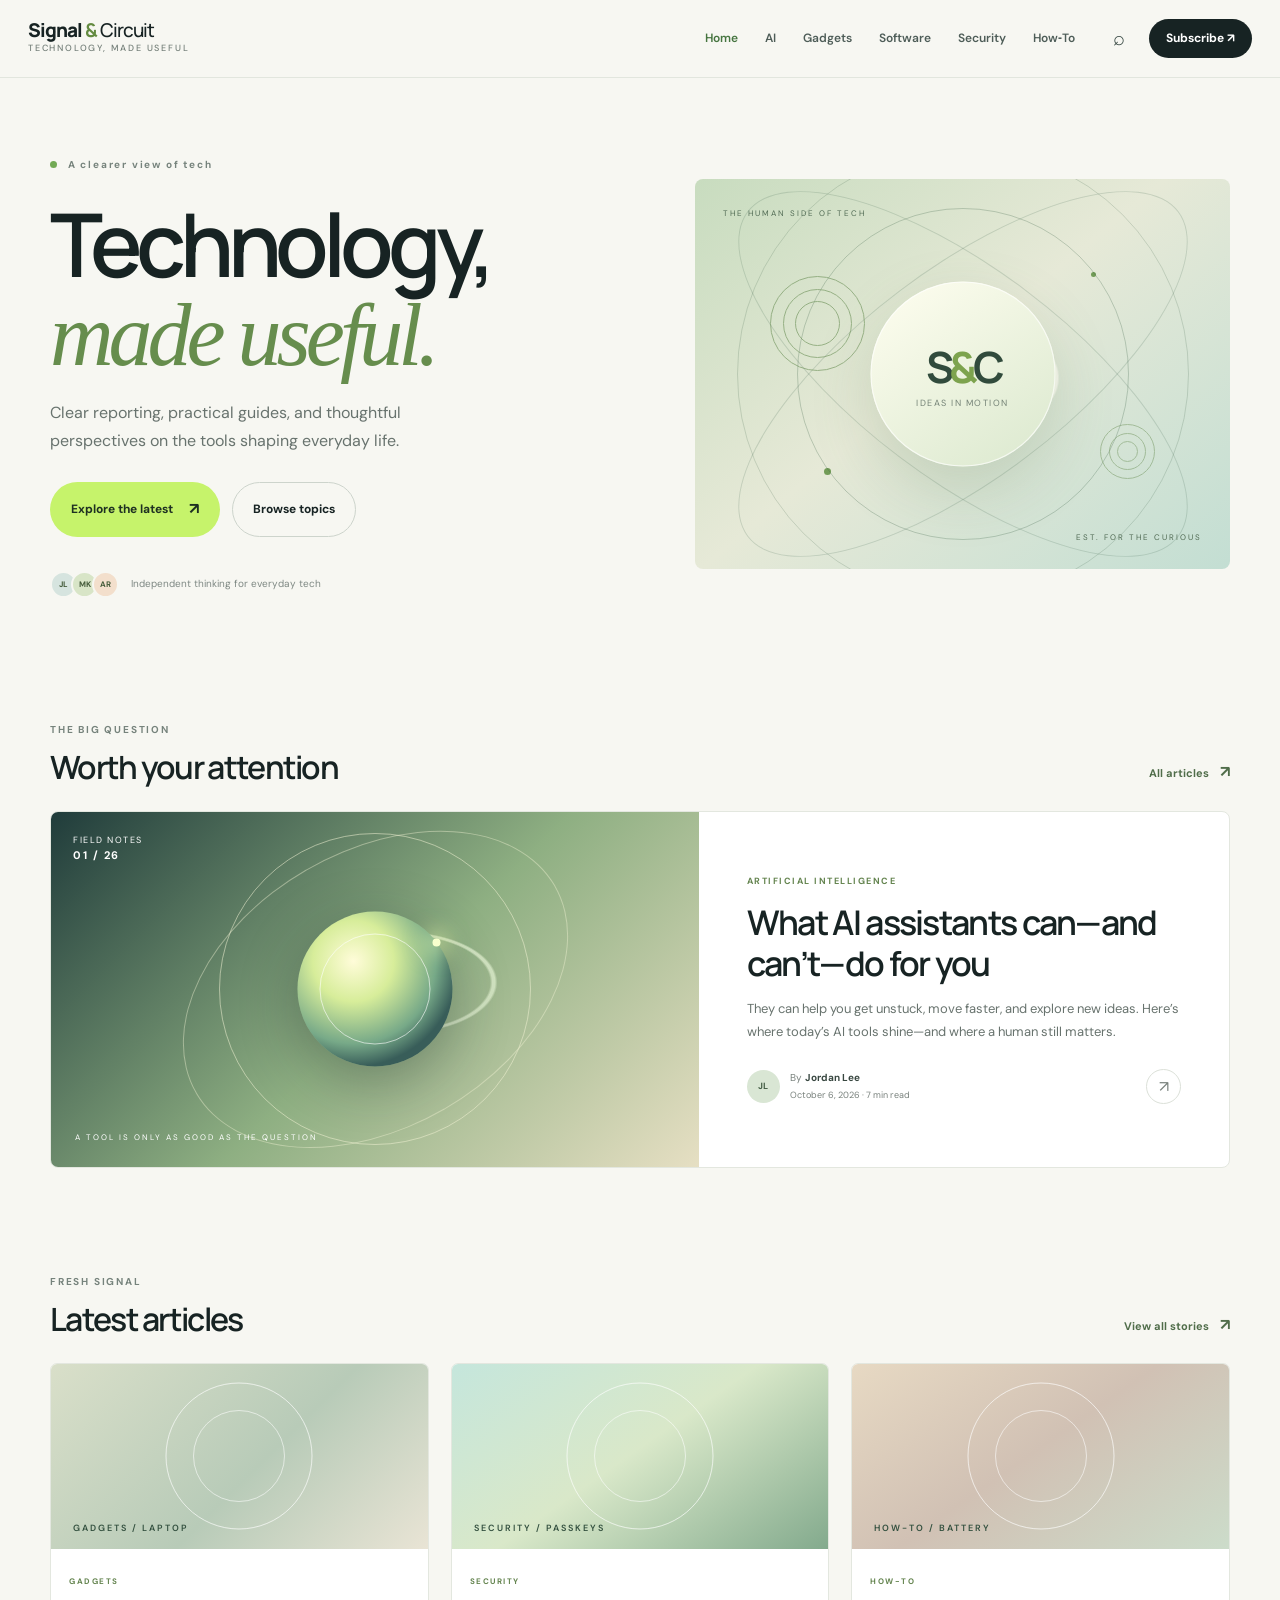
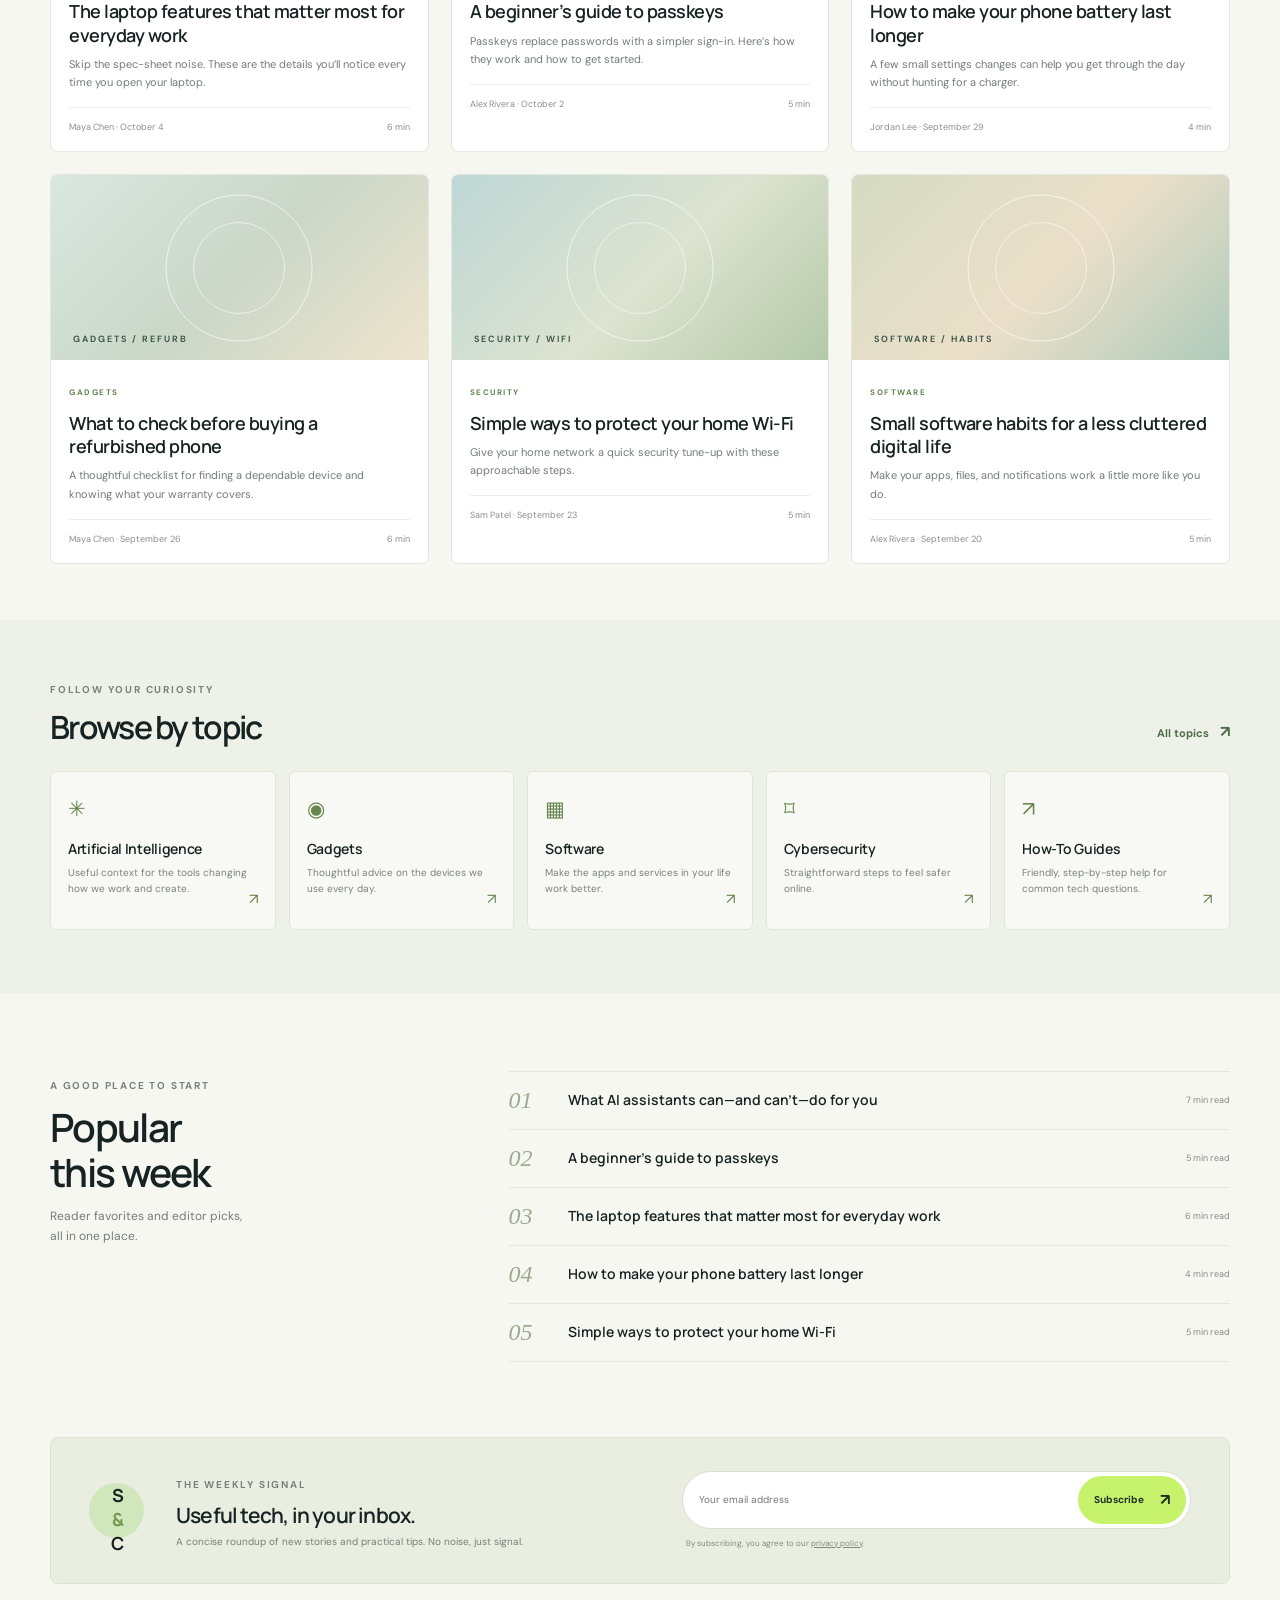
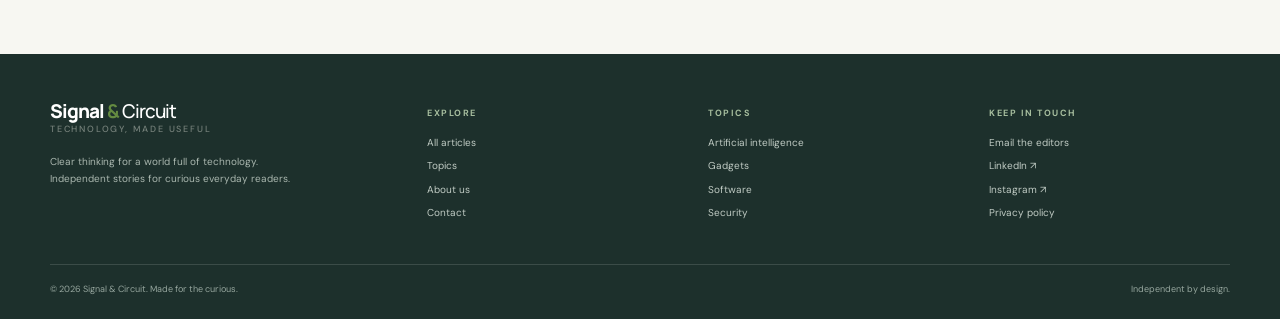
<file: index.html>
<!doctype html>
<html lang="en"><head><meta charset="utf-8"><meta name="viewport" content="width=device-width,initial-scale=1"><meta name="description" content="Clear reporting, practical guides, and thoughtful perspectives on the tools shaping everyday life."> <meta name="google-site-verification" content="T3IIkaEPZBOayjzm_Z1msbXyTGyDyJQABw1h1JiCvkg" /><title>Signal & Circuit — Technology, made useful.</title><link rel="preconnect" href="https://fonts.googleapis.com"><link rel="preconnect" href="https://fonts.gstatic.com" crossorigin><link href="https://fonts.googleapis.com/css2?family=DM+Sans:wght@400;500;600;700&family=Manrope:wght@400;500;600;700;800&display=swap" rel="stylesheet"><link rel="stylesheet" href="styles.css"></head><body>
<div id="site-header"></div><main>
<section class="hero wrap"><div class="hero-copy"><span class="eyebrow"><i></i> A clearer view of tech</span><h1>Technology,<br><em>made useful.</em></h1><p>Clear reporting, practical guides, and thoughtful perspectives on the tools shaping everyday life.</p><div class="hero-actions"><a class="button primary" href="articles.html">Explore the latest <span>↗</span></a><a class="button secondary" href="topics.html">Browse topics</a></div><div class="hero-note"><div class="avatar-stack"><span>JL</span><span>MK</span><span>AR</span></div><span>Independent thinking for everyday tech</span></div></div><div class="hero-art" role="img" aria-label="Abstract illustration of a circuit board and signal waves"><div class="orbit orbit-one"></div><div class="orbit orbit-two"></div><div class="hero-chip"><span class="chip-mark">S<span>&</span>C</span><small>Ideas in motion</small></div><div class="signal signal-a"></div><div class="signal signal-b"></div><div class="art-label label-top">THE HUMAN SIDE OF TECH</div><div class="art-label label-bottom">EST. FOR THE CURIOUS</div><div class="art-dot dot-a"></div><div class="art-dot dot-b"></div></div></section>
<section class="section wrap feature-section"><div class="section-heading"><div><span class="eyebrow">THE BIG QUESTION</span><h2>Worth your attention</h2></div><a class="text-link" href="articles.html">All articles <span>↗</span></a></div><article class="feature-card"><a class="feature-image image-ai" href="article-ai.html" aria-label="Read What AI assistants can—and can’t—do for you"><div class="image-stamp">FIELD NOTES<br><b>01 / 26</b></div><div class="ai-orb"><span></span><i></i></div><span class="image-caption">A TOOL IS ONLY AS GOOD AS THE QUESTION</span></a><div class="feature-content"><span class="category">ARTIFICIAL INTELLIGENCE</span><h3><a href="article-ai.html">What AI assistants can—and can’t—do for you</a></h3><p>They can help you get unstuck, move faster, and explore new ideas. Here’s where today’s AI tools shine—and where a human still matters.</p><div class="byline"><span class="author-avatar">JL</span><span>By <b>Jordan Lee</b><br><small>October 6, 2026 · 7 min read</small></span><a class="circle-link" href="article-ai.html" aria-label="Read the story">↗</a></div></div></article></section>
<section class="section wrap"><div class="section-heading"><div><span class="eyebrow">FRESH SIGNAL</span><h2>Latest articles</h2></div><a class="text-link" href="articles.html">View all stories <span>↗</span></a></div><div class="article-grid" id="home-articles"></div></section>
<section class="topics-band"><div class="wrap"><div class="section-heading"><div><span class="eyebrow">FOLLOW YOUR CURIOSITY</span><h2>Browse by topic</h2></div><a class="text-link" href="topics.html">All topics <span>↗</span></a></div><div class="topic-grid" id="home-topics"></div></div></section>
<section class="section wrap popular-section"><div class="popular-intro"><span class="eyebrow">A GOOD PLACE TO START</span><h2>Popular<br>this week</h2><p>Reader favorites and editor picks, all in one place.</p></div><ol class="popular-list" id="popular-list"></ol></section>
<section class="newsletter wrap"><div class="newsletter-icon">S<span>&</span>C</div><div class="newsletter-copy"><span class="eyebrow">THE WEEKLY SIGNAL</span><h2>Useful tech, in your inbox.</h2><p>A concise roundup of new stories and practical tips. No noise, just signal.</p></div><form class="newsletter-form"><label class="sr-only" for="newsletter-email">Email address</label><div class="input-button"><input id="newsletter-email" type="email" placeholder="Your email address" required><button class="button primary" type="submit">Subscribe <span>↗</span></button></div><p class="form-message" aria-live="polite">By subscribing, you agree to our <a href="privacy.html">privacy policy</a>.</p></form></section>
</main><div id="site-footer"></div><script src="site.js"></script><script>renderHome();</script></body></html>
</file>
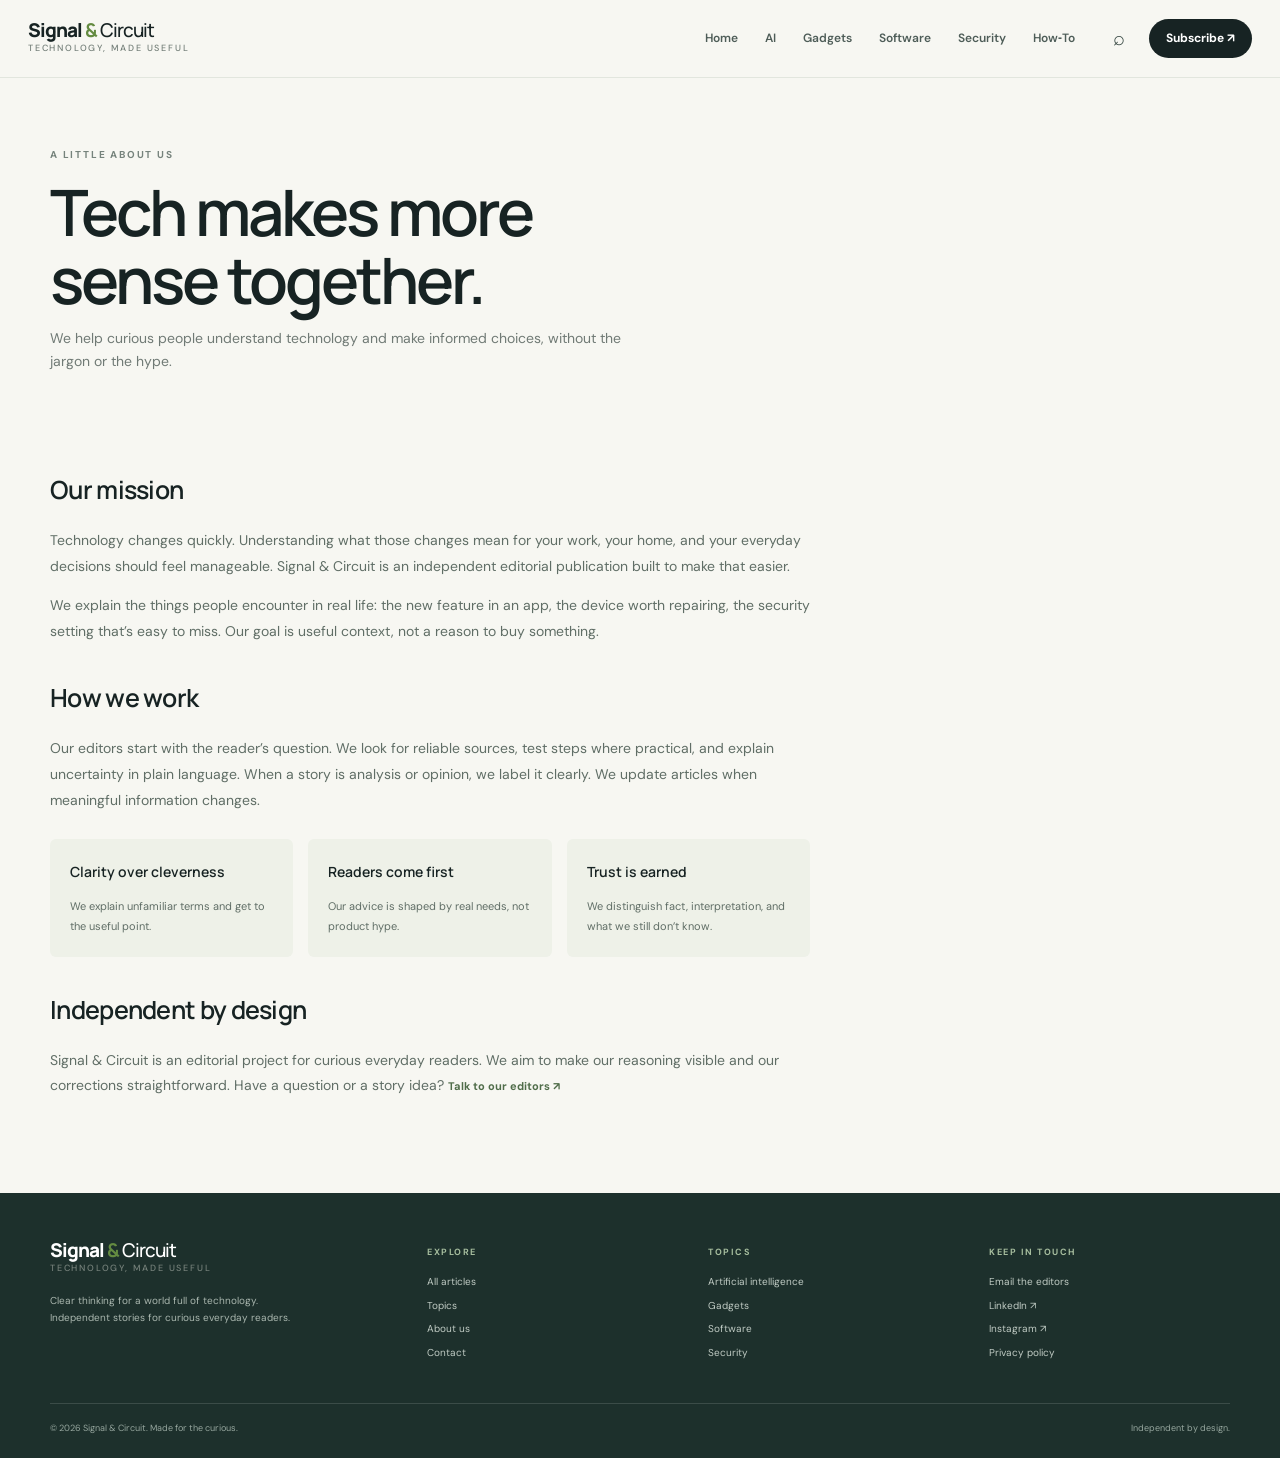
<file: about.html>
<!doctype html><html lang="en"><head><meta charset="utf-8"><meta name="viewport" content="width=device-width,initial-scale=1"><meta name="description" content="Meet Signal & Circuit and learn about our editorial principles."><title>About — Signal & Circuit</title><link rel="preconnect" href="https://fonts.googleapis.com"><link href="https://fonts.googleapis.com/css2?family=DM+Sans:wght@400;500;600;700&family=Manrope:wght@400;500;600;700;800&display=swap" rel="stylesheet"><link rel="stylesheet" href="styles.css"></head><body><div id="site-header"></div><main class="wrap"><header class="page-hero"><span class="eyebrow">A LITTLE ABOUT US</span><h1>Tech makes more<br>sense together.</h1><p>We help curious people understand technology and make informed choices, without the jargon or the hype.</p></header><article class="prose-page"><h2>Our mission</h2><p>Technology changes quickly. Understanding what those changes mean for your work, your home, and your everyday decisions should feel manageable. Signal & Circuit is an independent editorial publication built to make that easier.</p><p>We explain the things people encounter in real life: the new feature in an app, the device worth repairing, the security setting that’s easy to miss. Our goal is useful context, not a reason to buy something.</p><h2>How we work</h2><p>Our editors start with the reader’s question. We look for reliable sources, test steps where practical, and explain uncertainty in plain language. When a story is analysis or opinion, we label it clearly. We update articles when meaningful information changes.</p><div class="principle-grid"><div class="principle"><b>Clarity over cleverness</b><p>We explain unfamiliar terms and get to the useful point.</p></div><div class="principle"><b>Readers come first</b><p>Our advice is shaped by real needs, not product hype.</p></div><div class="principle"><b>Trust is earned</b><p>We distinguish fact, interpretation, and what we still don’t know.</p></div></div><h2>Independent by design</h2><p>Signal & Circuit is an editorial project for curious everyday readers. We aim to make our reasoning visible and our corrections straightforward. Have a question or a story idea? <a class="text-link" href="contact.html">Talk to our editors ↗</a></p></article></main><div id="site-footer"></div><script src="site.js"></script><script>document.querySelector('#site-header').innerHTML=nav();document.querySelector('#site-footer').innerHTML=footer();wireCommon();</script></body></html>
</file>
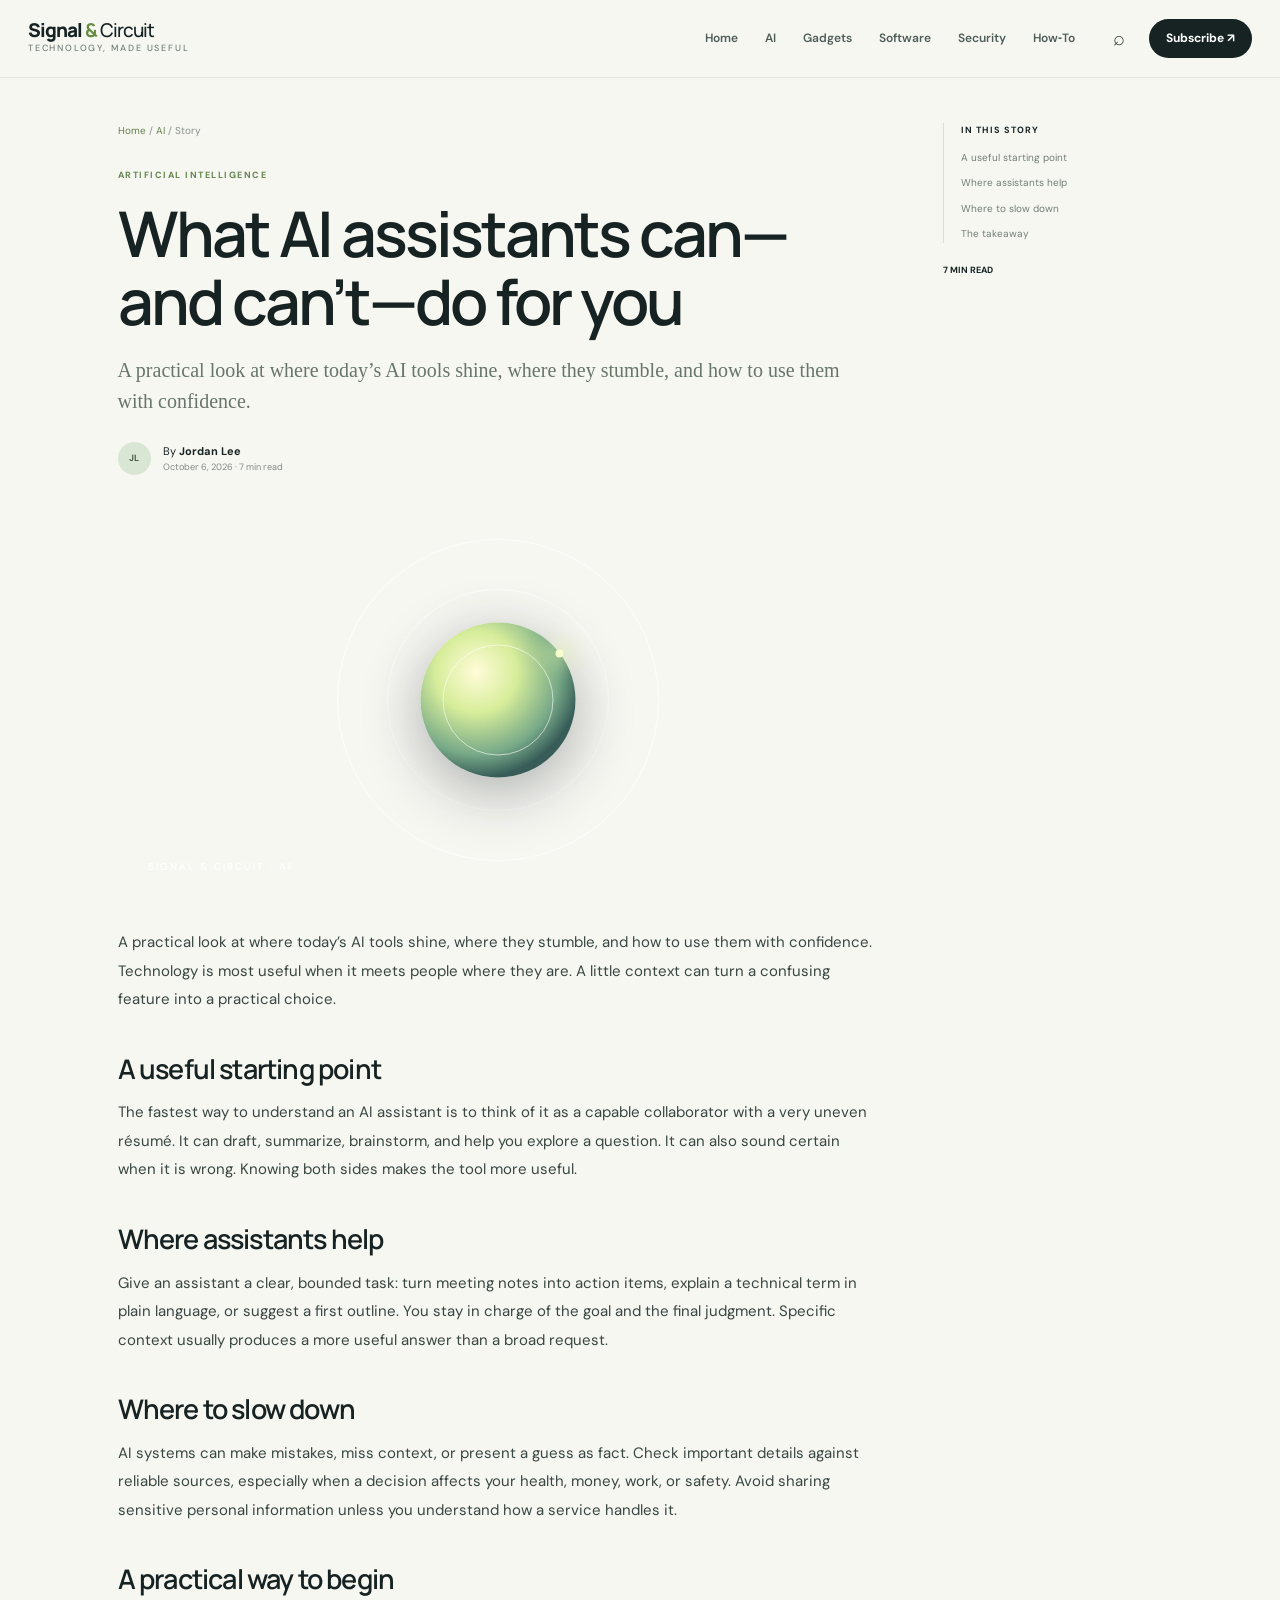
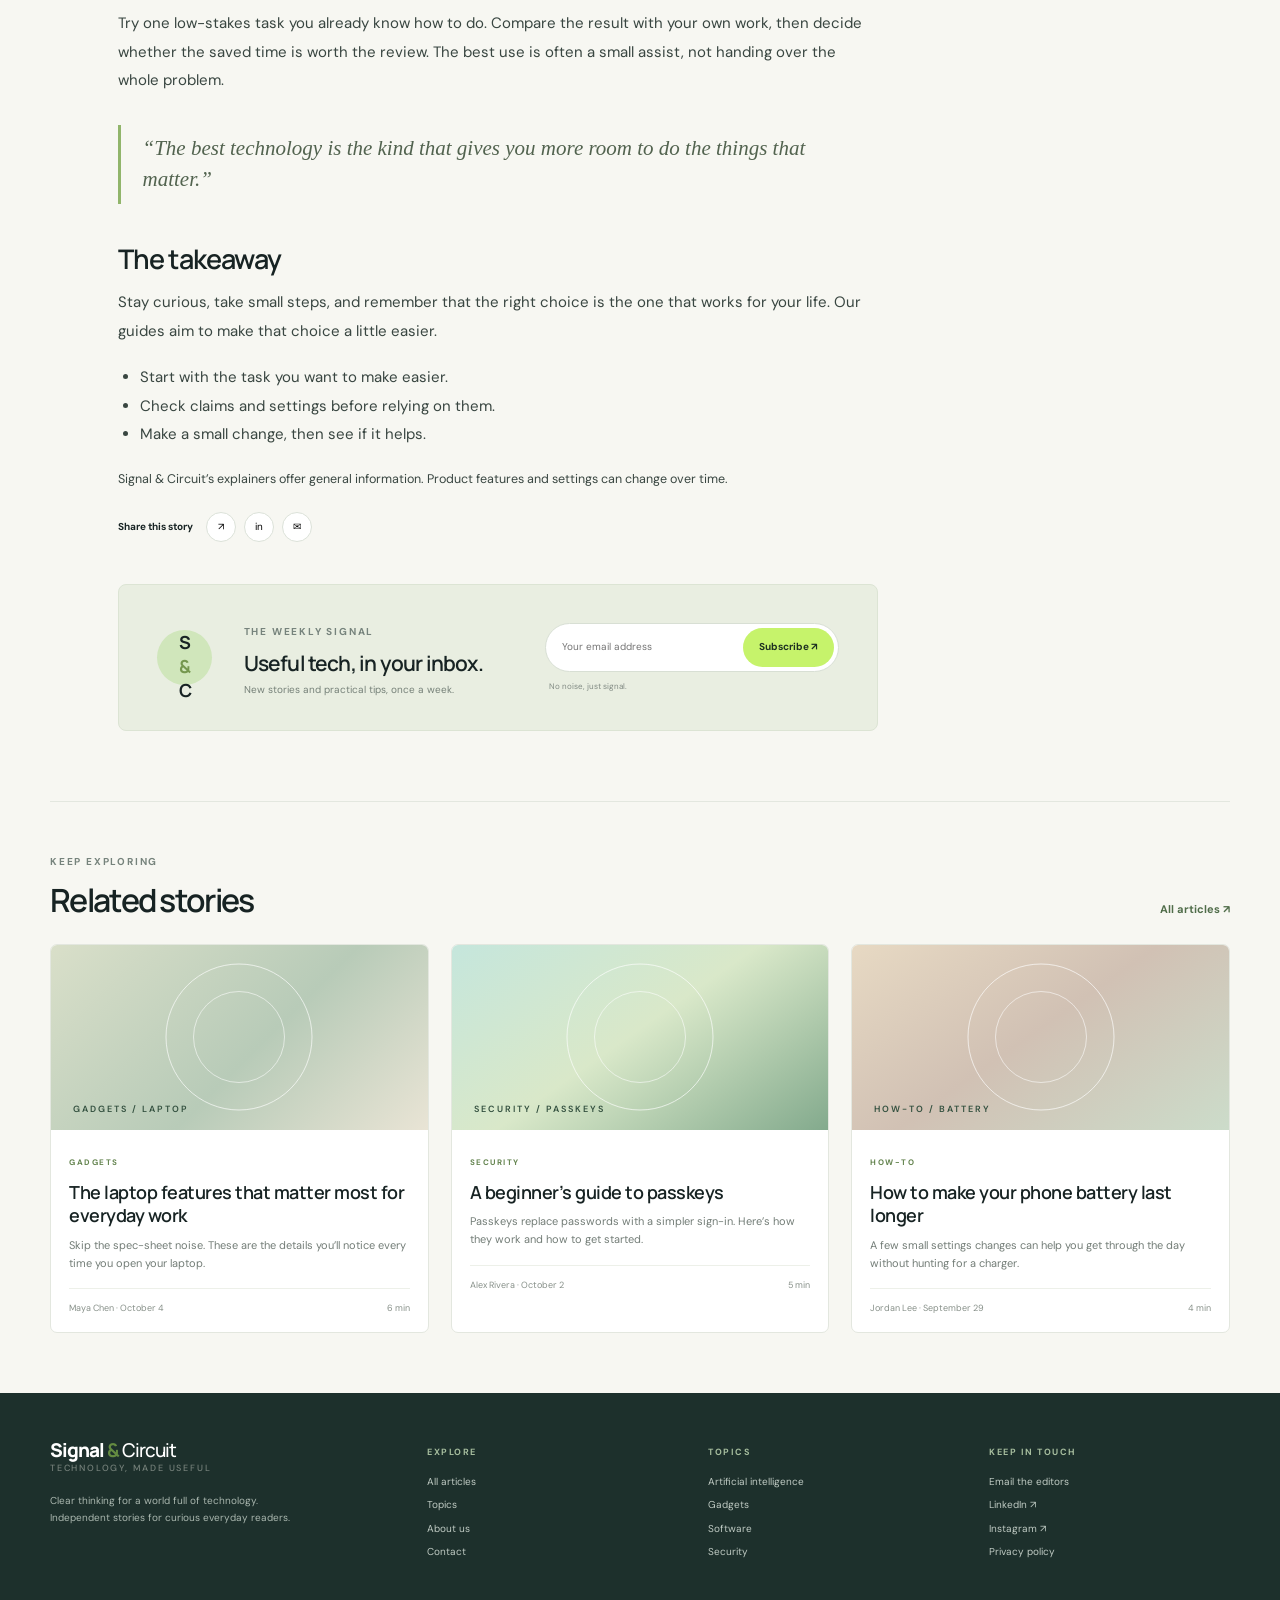
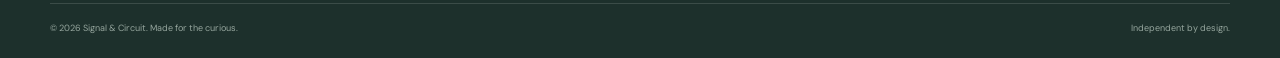
<file: article-ai.html>
<!doctype html><html lang="en"><head><meta charset="utf-8"><meta name="viewport" content="width=device-width,initial-scale=1"><meta name="description" content="What AI assistants can—and can’t—do for you."><link rel="preconnect" href="https://fonts.googleapis.com"><link href="https://fonts.googleapis.com/css2?family=DM+Sans:wght@400;500;600;700&family=Manrope:wght@400;500;600;700;800&display=swap" rel="stylesheet"><link rel="stylesheet" href="styles.css"><title>Story — Signal & Circuit</title></head><body data-article="ai"><div id="site-header"></div><main class="wrap" id="article-content"></main><div id="site-footer"></div><script src="site.js"></script><script>renderArticle();</script></body></html>
</file>
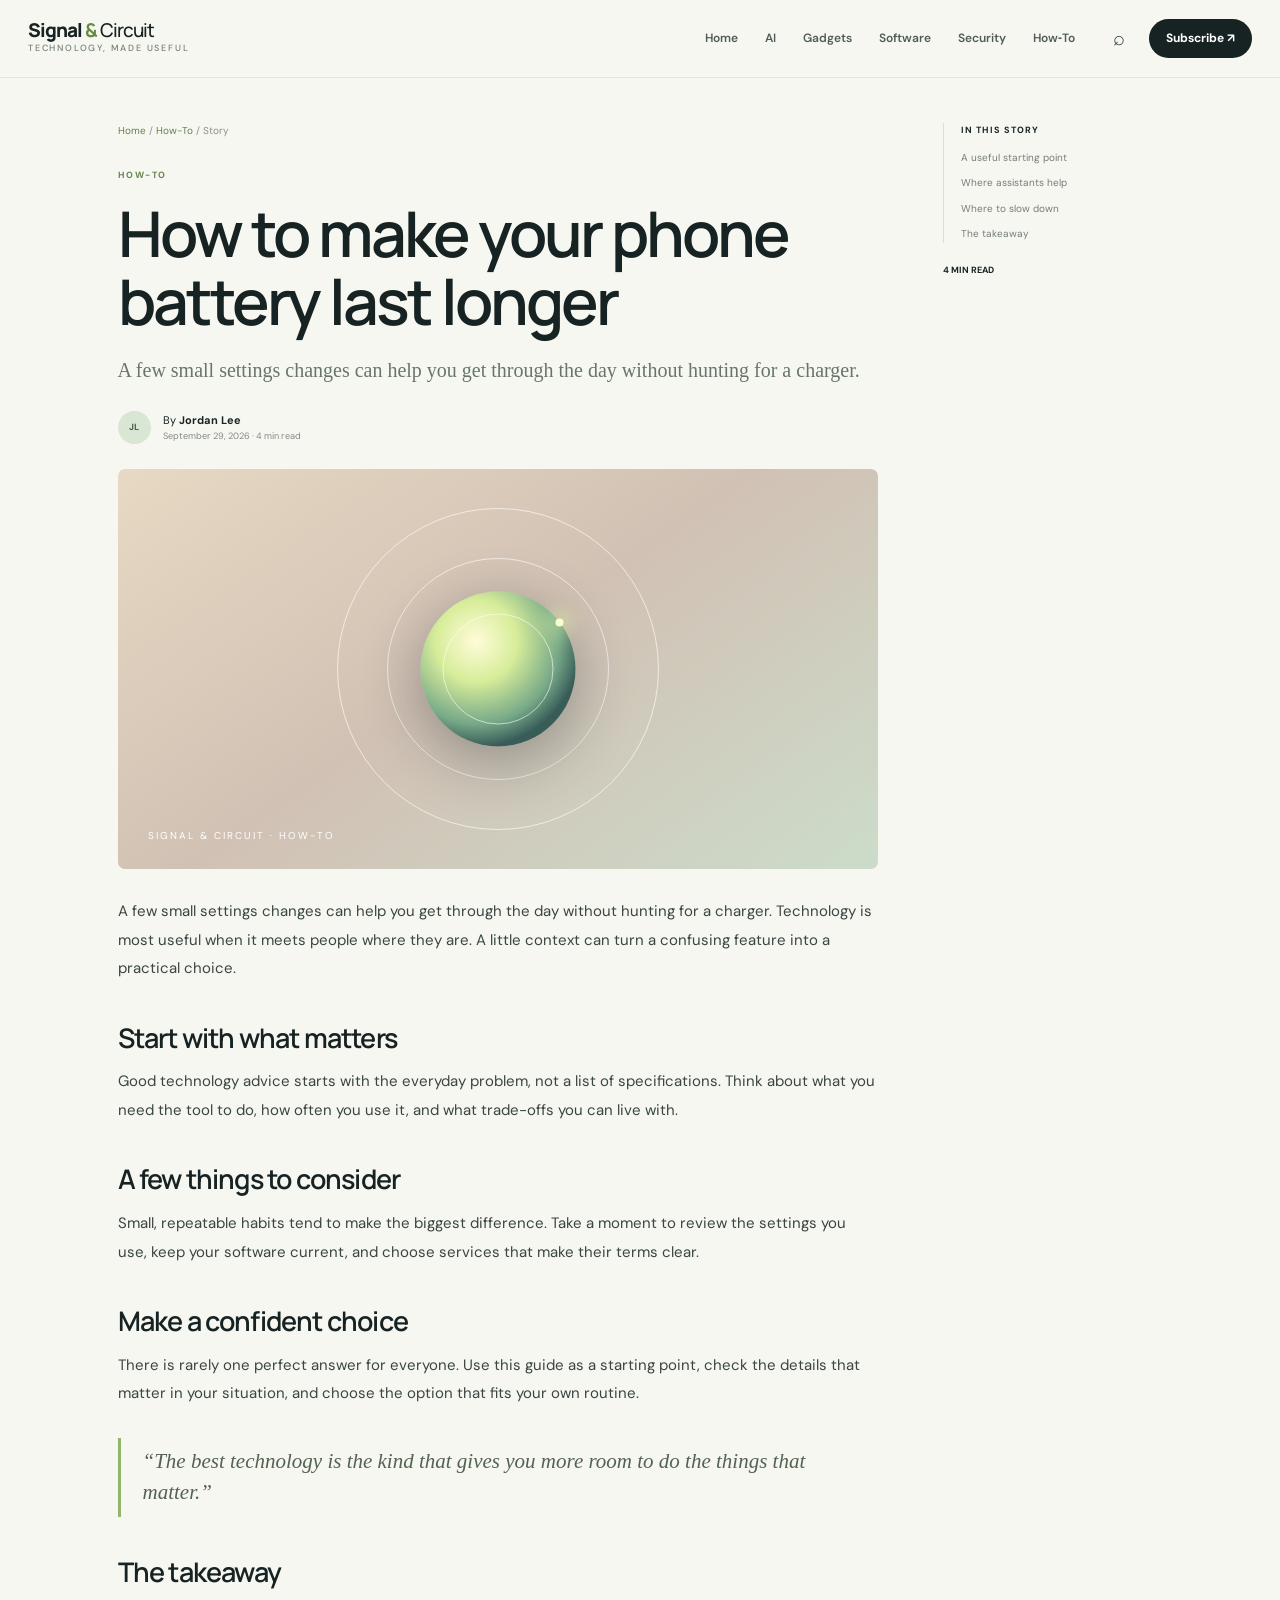
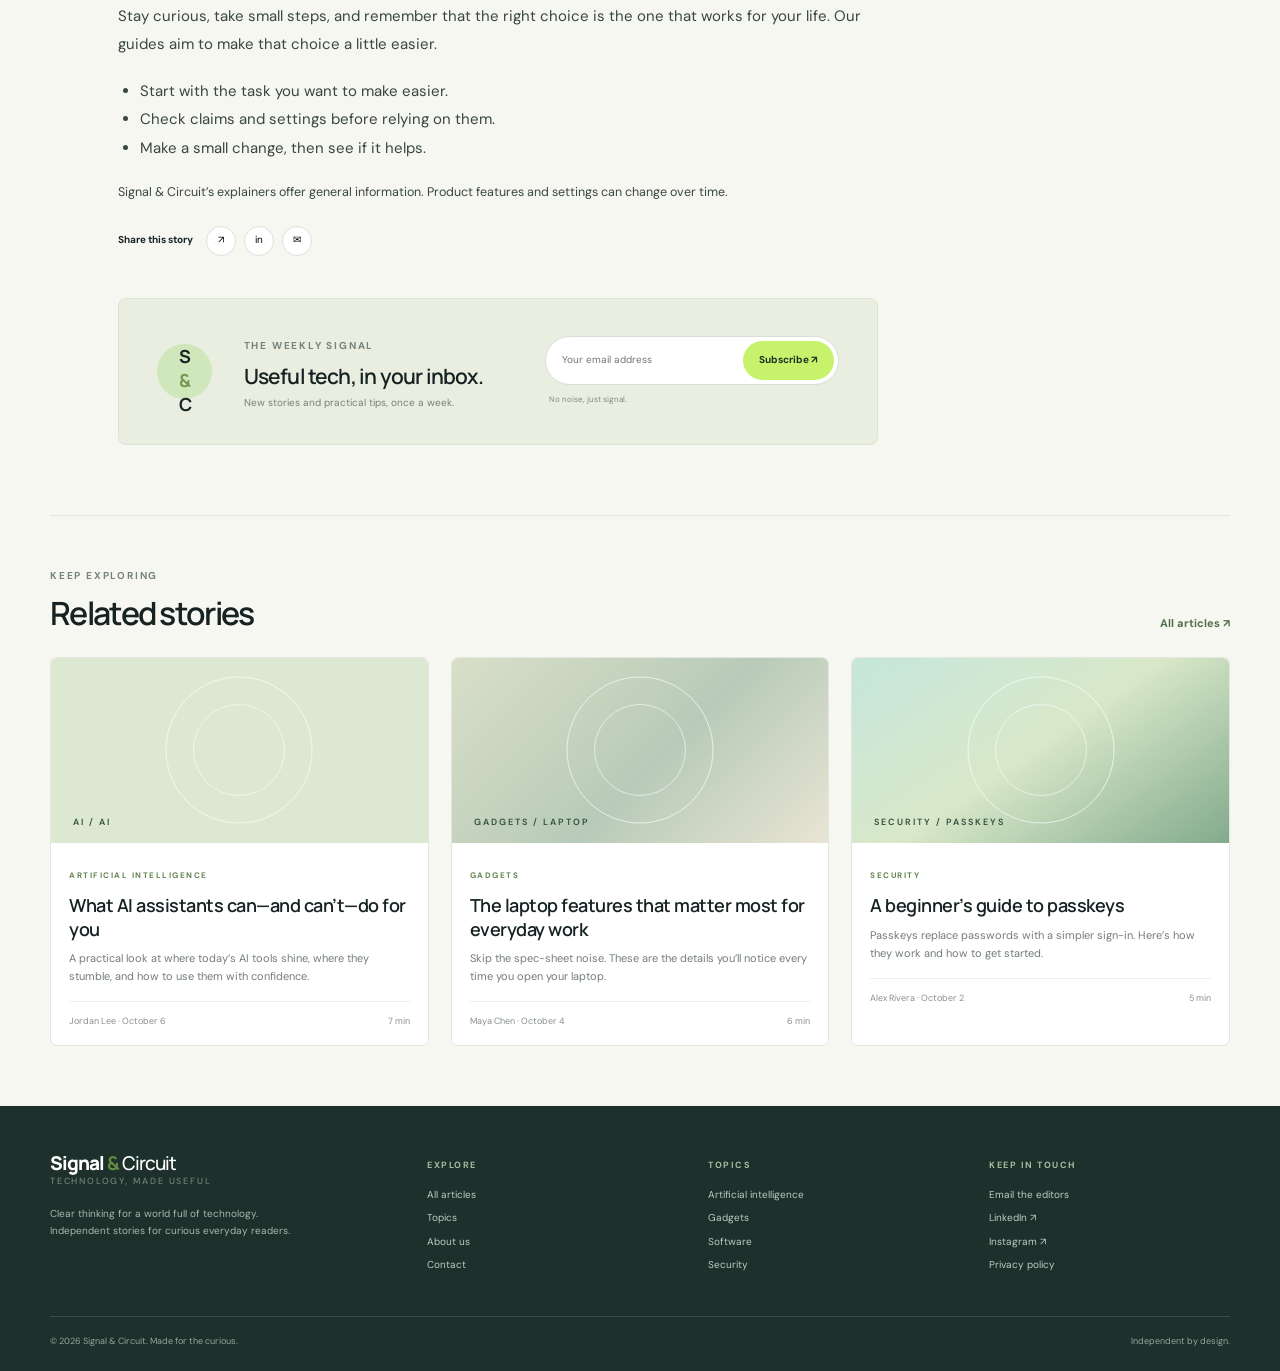
<file: article-battery.html>
<!doctype html><html lang="en"><head><meta charset="utf-8"><meta name="viewport" content="width=device-width,initial-scale=1"><meta name="description" content="How to make your phone battery last longer."><link rel="preconnect" href="https://fonts.googleapis.com"><link href="https://fonts.googleapis.com/css2?family=DM+Sans:wght@400;500;600;700&family=Manrope:wght@400;500;600;700;800&display=swap" rel="stylesheet"><link rel="stylesheet" href="styles.css"><title>Story — Signal & Circuit</title></head><body data-article="battery"><div id="site-header"></div><main class="wrap" id="article-content"></main><div id="site-footer"></div><script src="site.js"></script><script>renderArticle();</script></body></html>
</file>
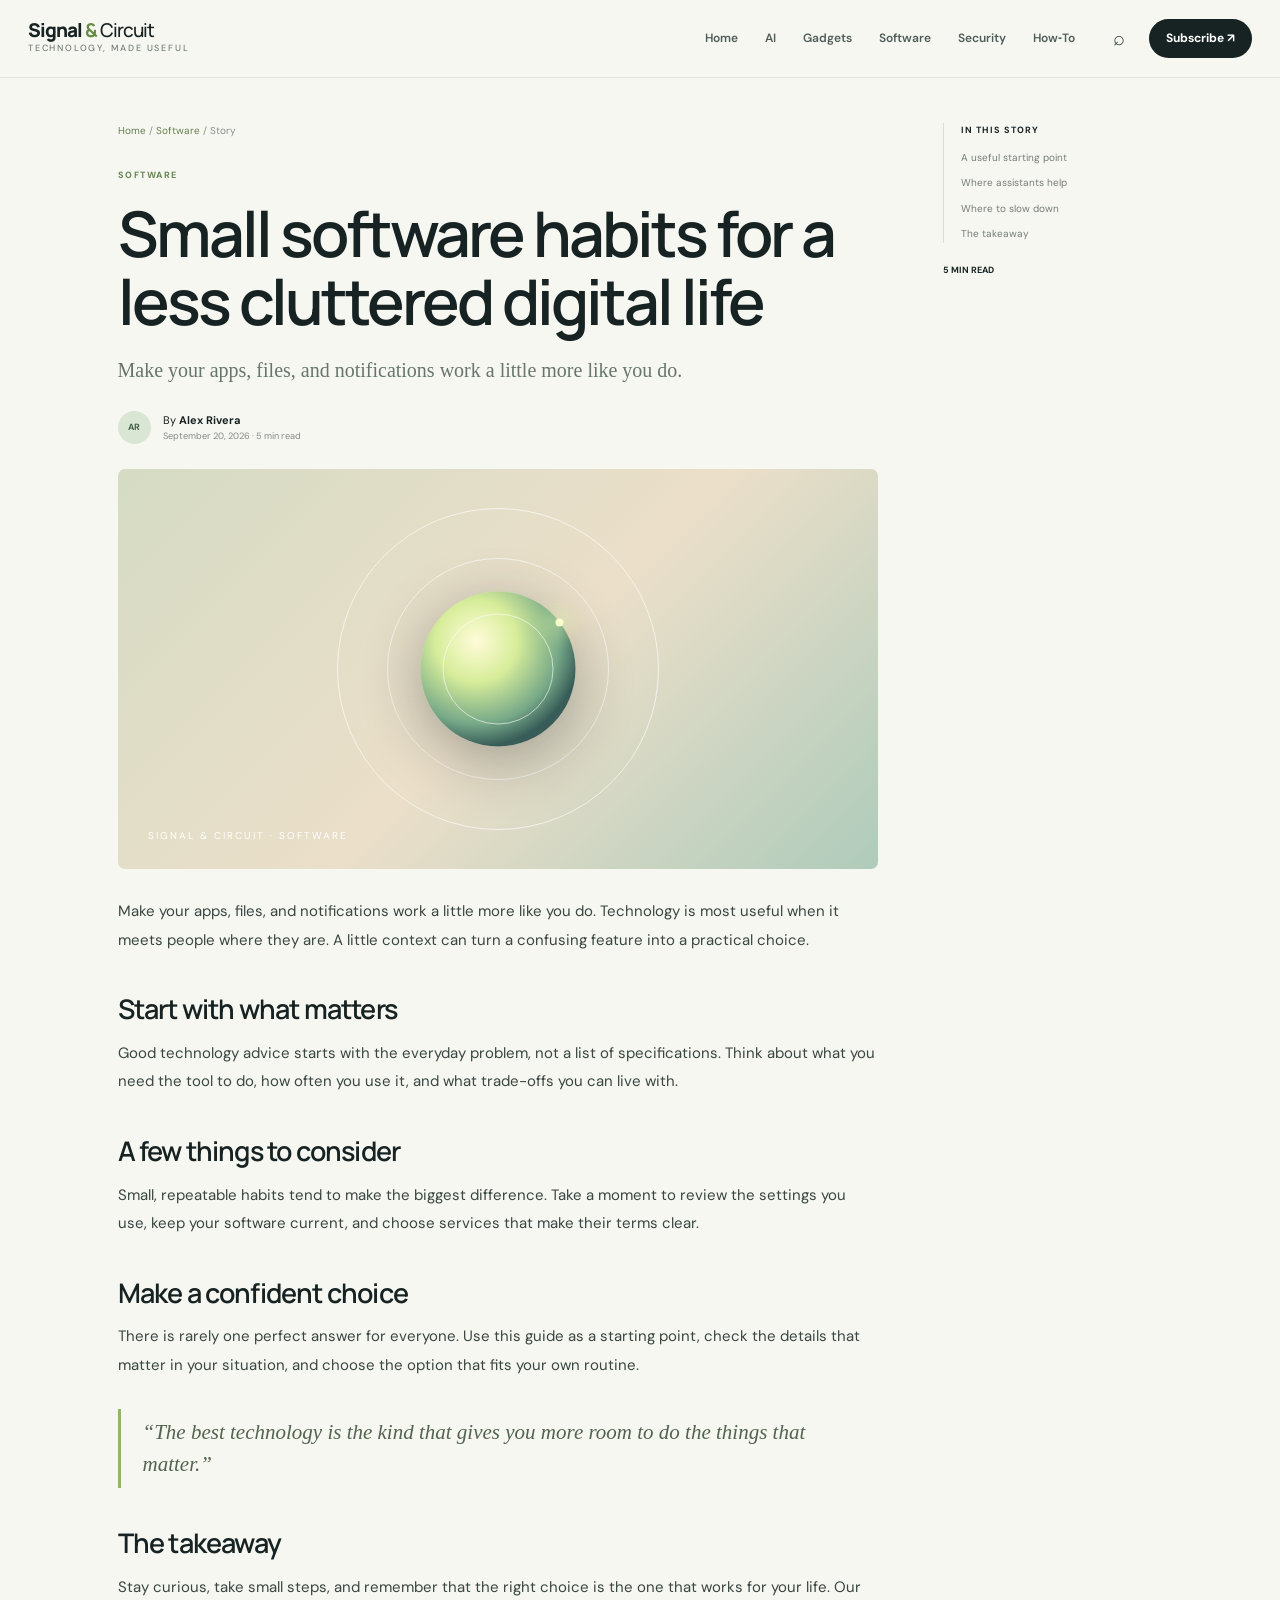
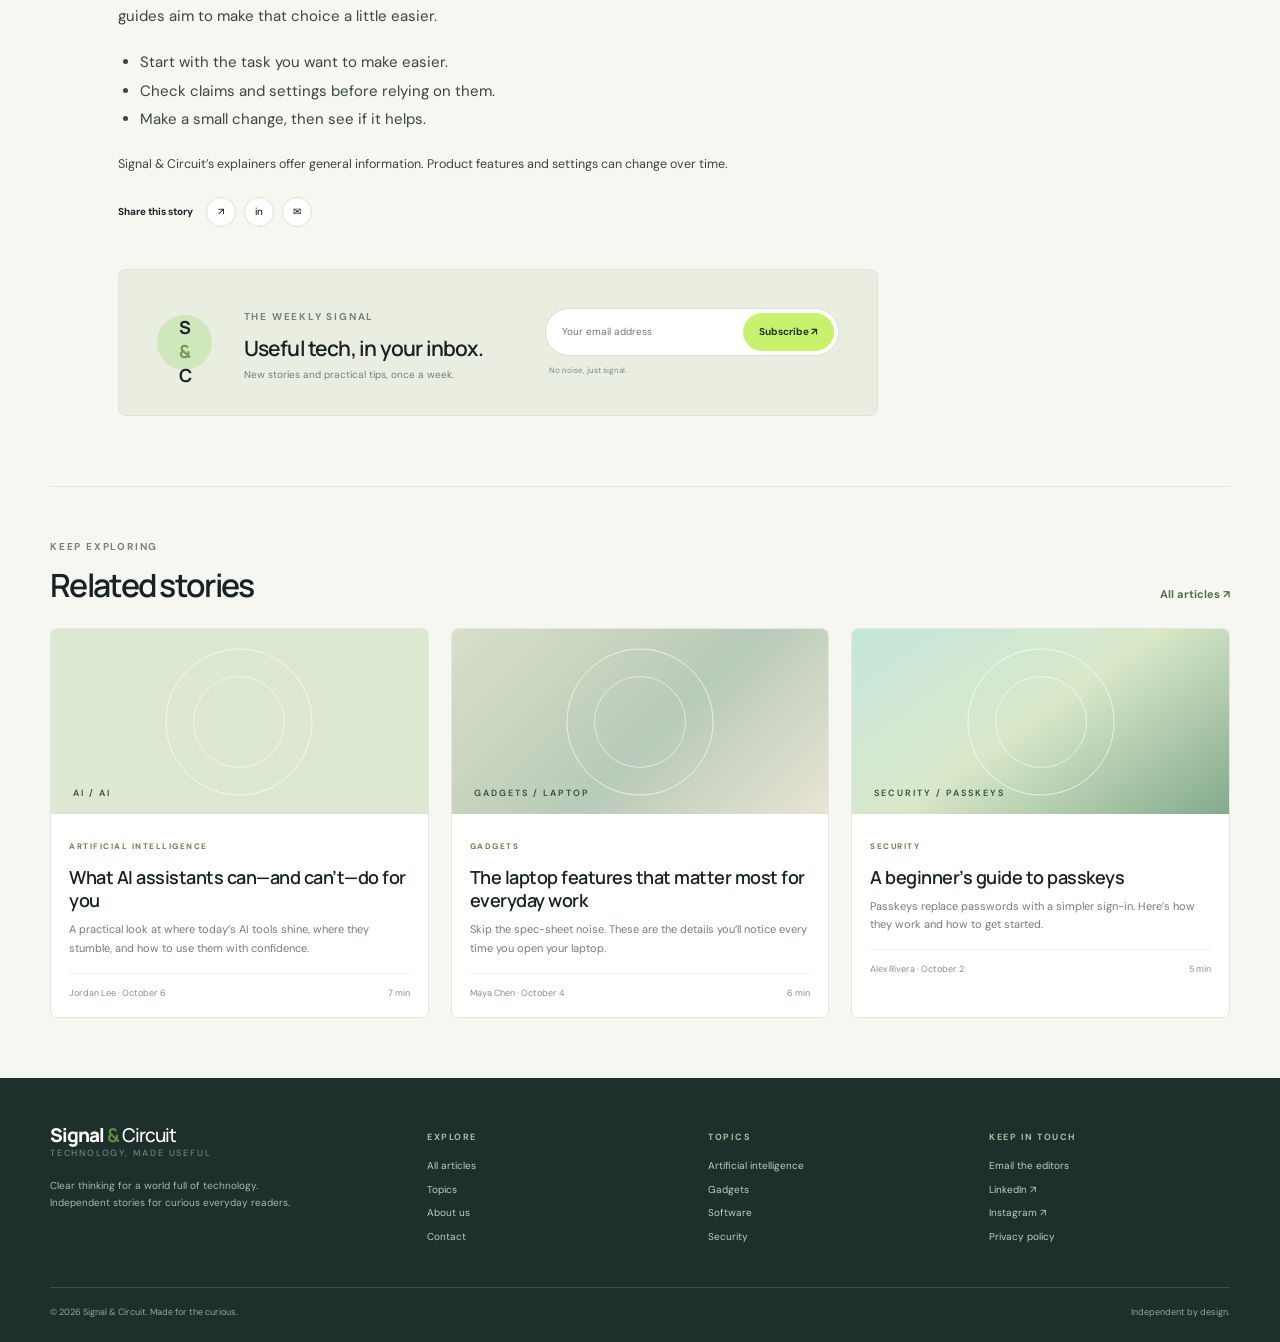
<file: article-habits.html>
<!doctype html><html lang="en"><head><meta charset="utf-8"><meta name="viewport" content="width=device-width,initial-scale=1"><meta name="description" content="Small software habits for a less cluttered digital life."><link rel="preconnect" href="https://fonts.googleapis.com"><link href="https://fonts.googleapis.com/css2?family=DM+Sans:wght@400;500;600;700&family=Manrope:wght@400;500;600;700;800&display=swap" rel="stylesheet"><link rel="stylesheet" href="styles.css"><title>Story — Signal & Circuit</title></head><body data-article="habits"><div id="site-header"></div><main class="wrap" id="article-content"></main><div id="site-footer"></div><script src="site.js"></script><script>renderArticle();</script></body></html>
</file>
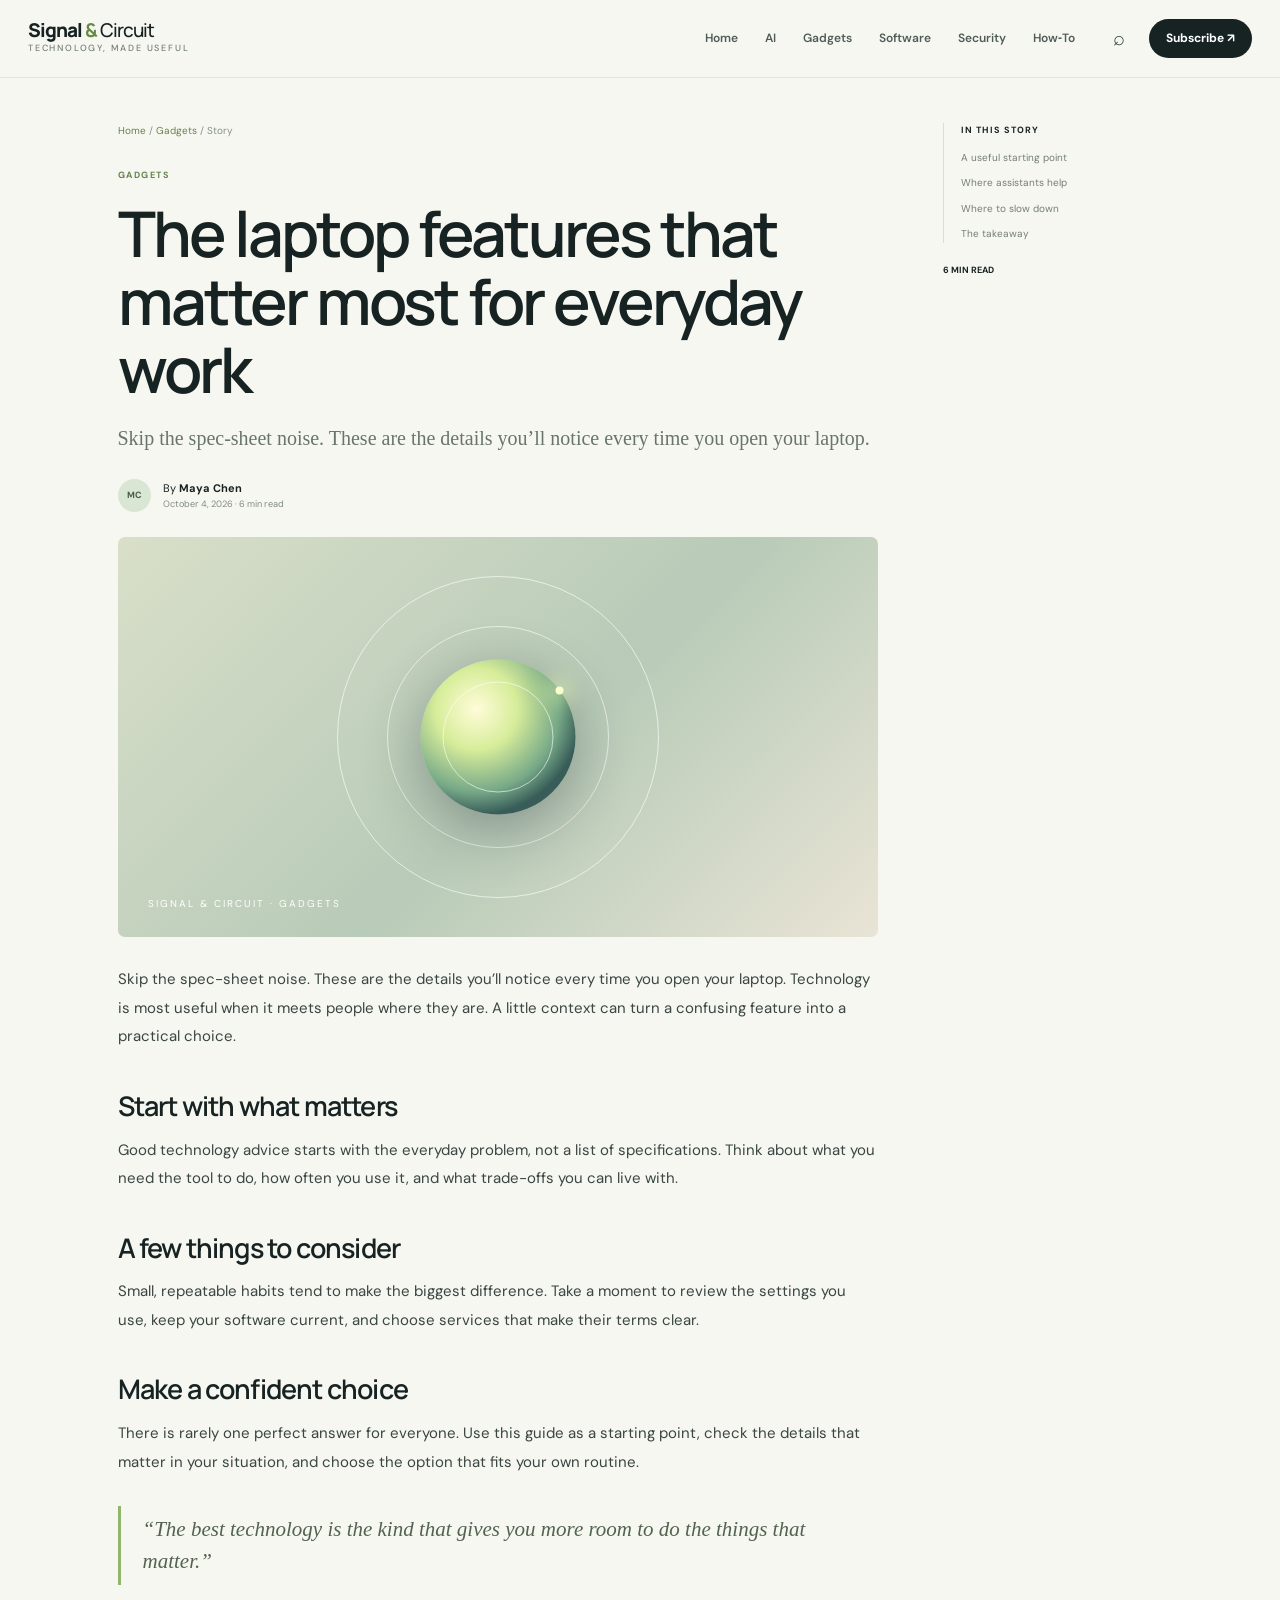
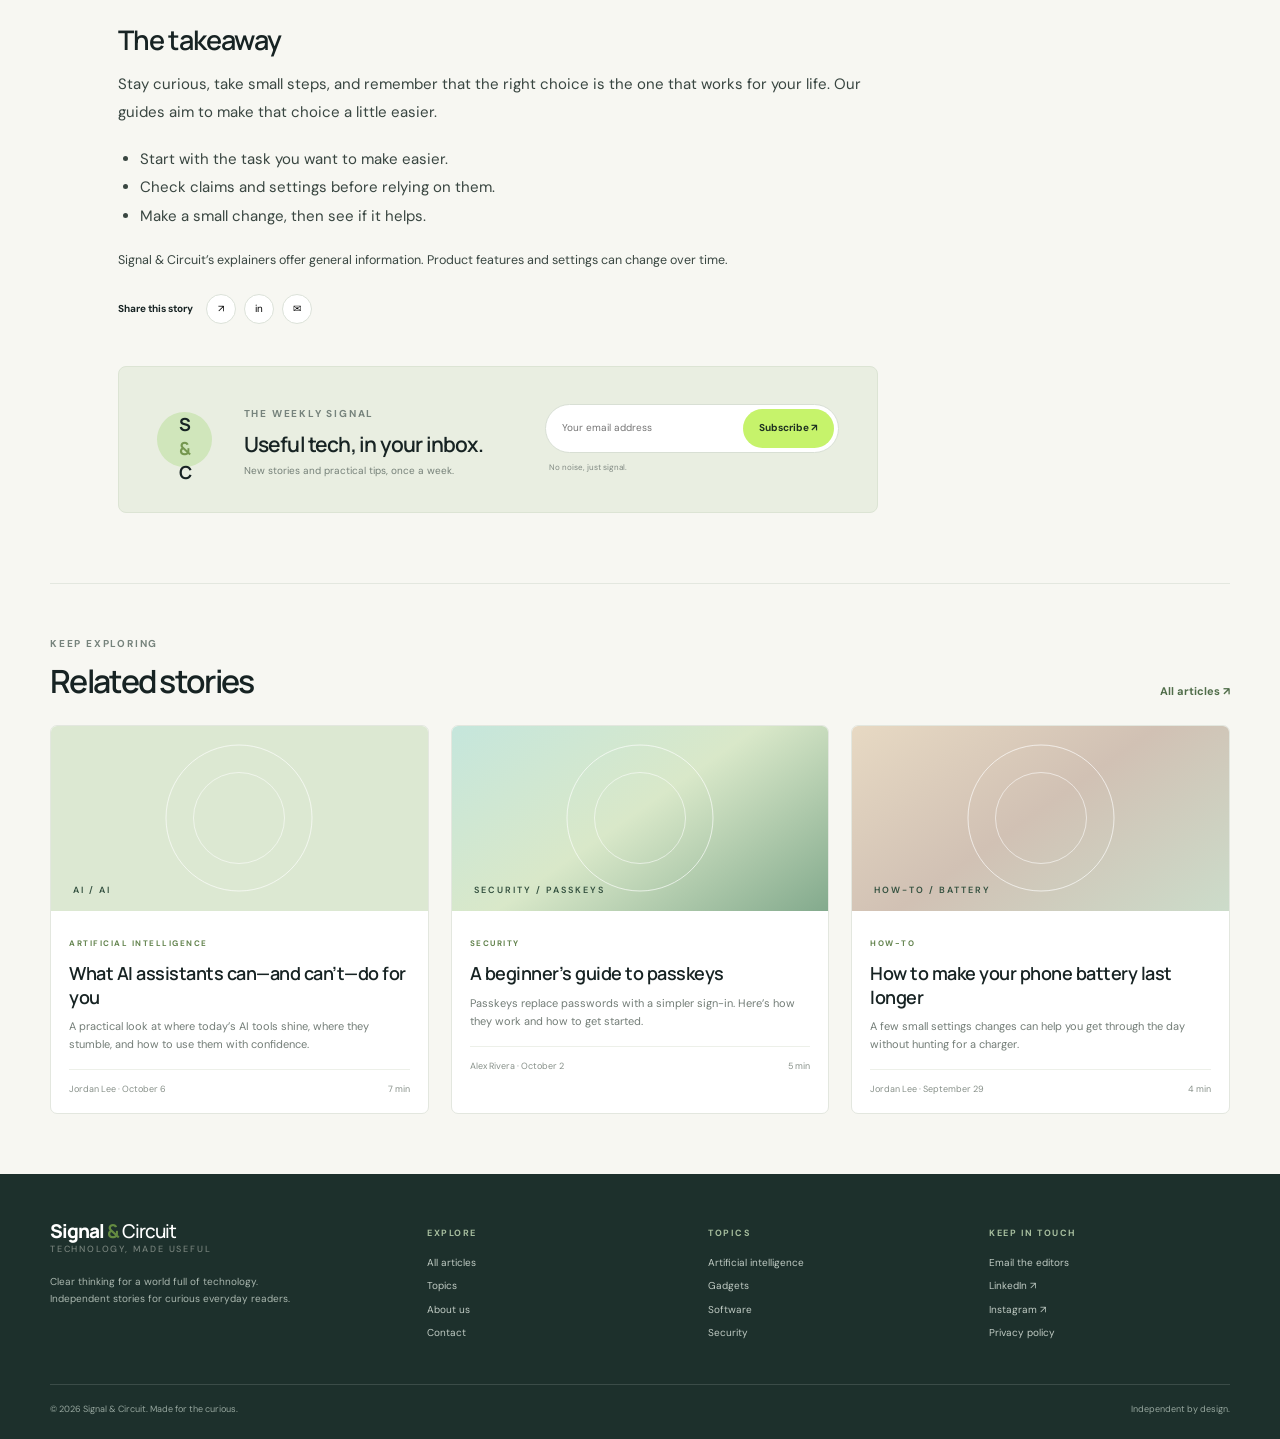
<file: article-laptop.html>
<!doctype html><html lang="en"><head><meta charset="utf-8"><meta name="viewport" content="width=device-width,initial-scale=1"><meta name="description" content="Laptop buying advice from Signal & Circuit."><link rel="preconnect" href="https://fonts.googleapis.com"><link href="https://fonts.googleapis.com/css2?family=DM+Sans:wght@400;500;600;700&family=Manrope:wght@400;500;600;700;800&display=swap" rel="stylesheet"><link rel="stylesheet" href="styles.css"><title>Story — Signal & Circuit</title></head><body data-article="laptop"><div id="site-header"></div><main class="wrap" id="article-content"></main><div id="site-footer"></div><script src="site.js"></script><script>renderArticle();</script></body></html>
</file>
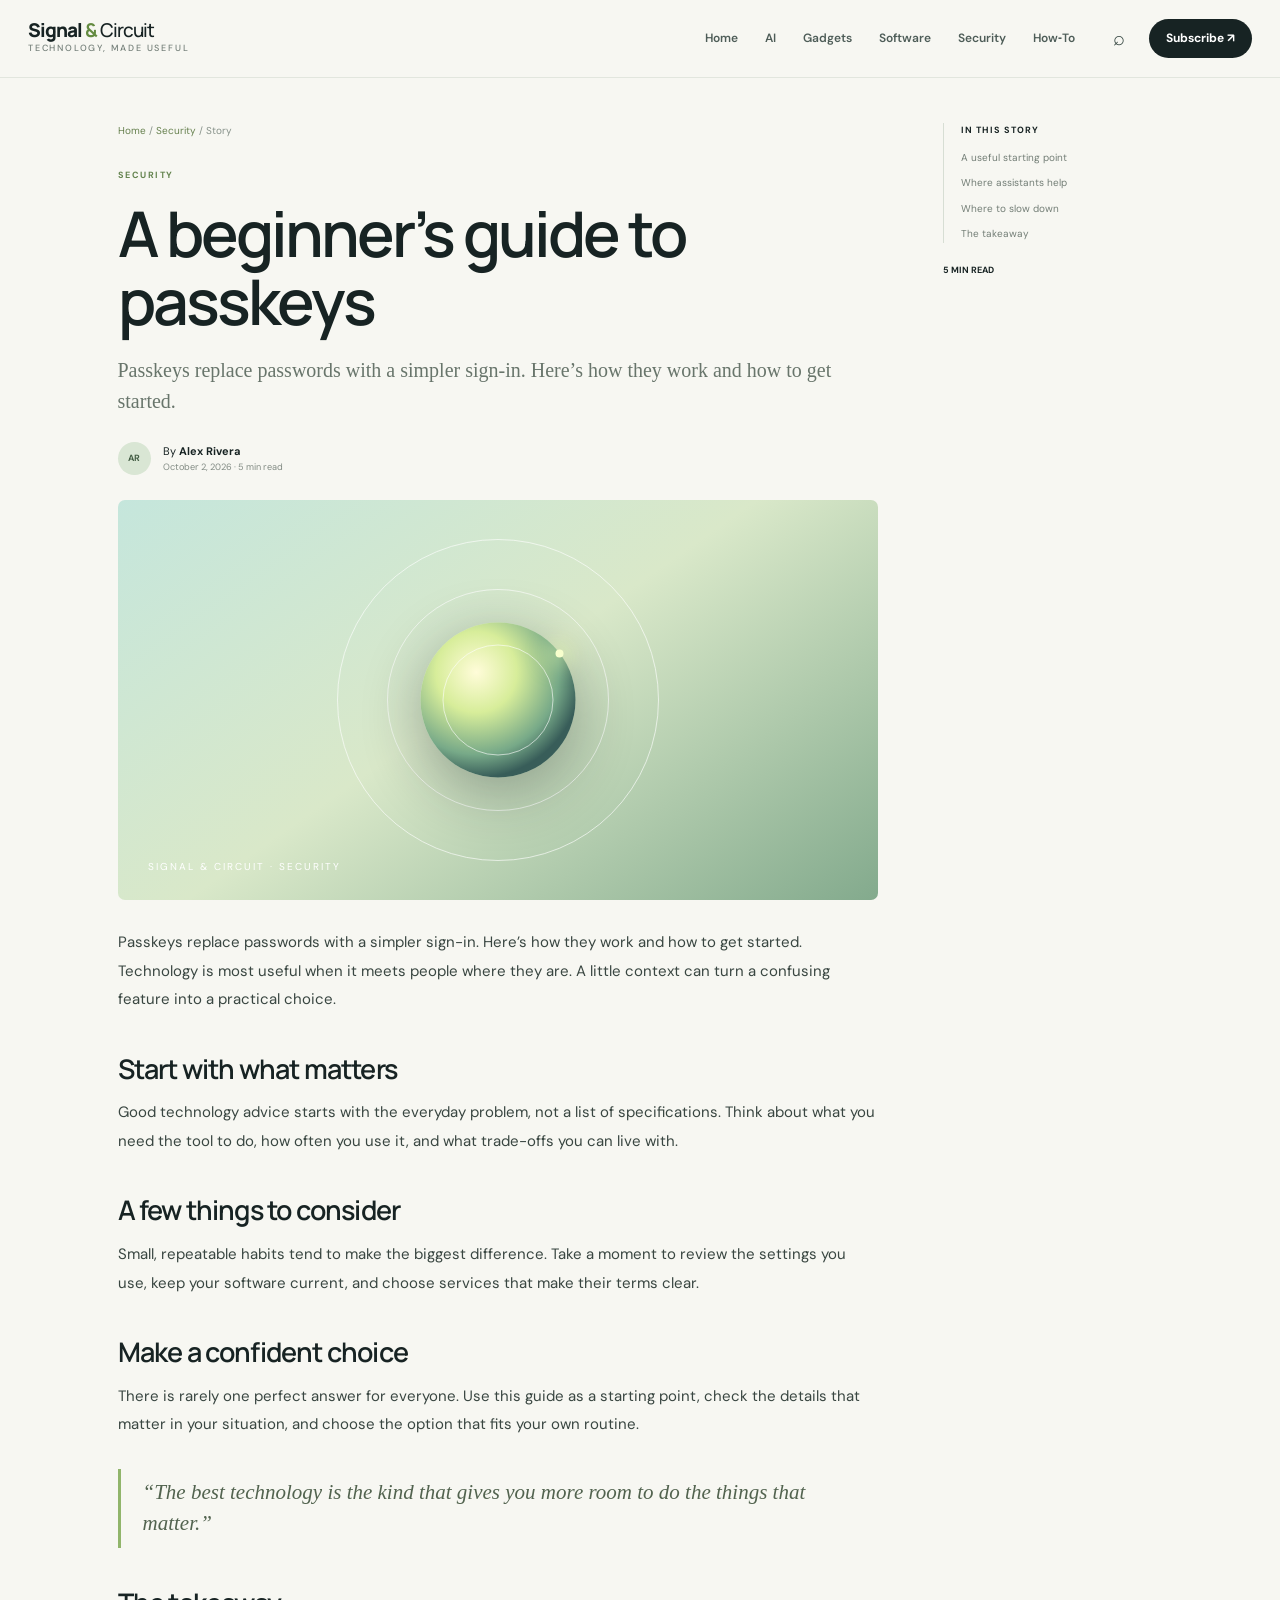
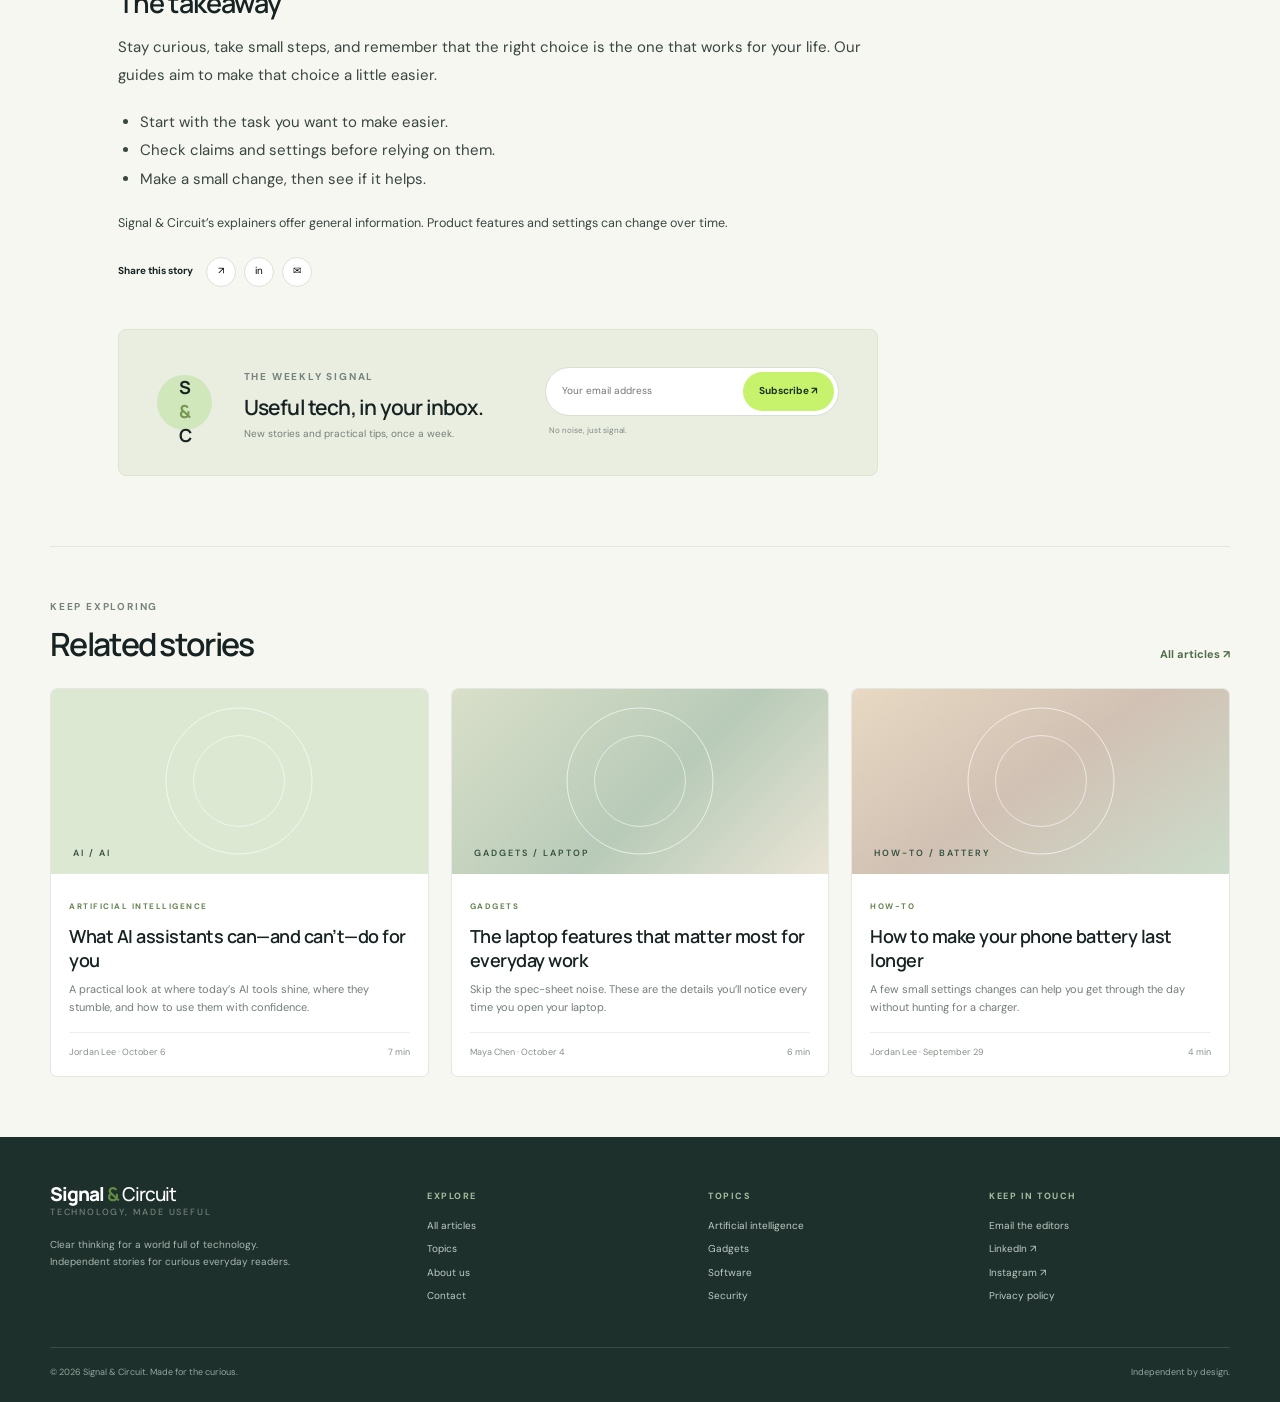
<file: article-passkeys.html>
<!doctype html><html lang="en"><head><meta charset="utf-8"><meta name="viewport" content="width=device-width,initial-scale=1"><meta name="description" content="A beginner’s guide to passkeys."><link rel="preconnect" href="https://fonts.googleapis.com"><link href="https://fonts.googleapis.com/css2?family=DM+Sans:wght@400;500;600;700&family=Manrope:wght@400;500;600;700;800&display=swap" rel="stylesheet"><link rel="stylesheet" href="styles.css"><title>Story — Signal & Circuit</title></head><body data-article="passkeys"><div id="site-header"></div><main class="wrap" id="article-content"></main><div id="site-footer"></div><script src="site.js"></script><script>renderArticle();</script></body></html>
</file>
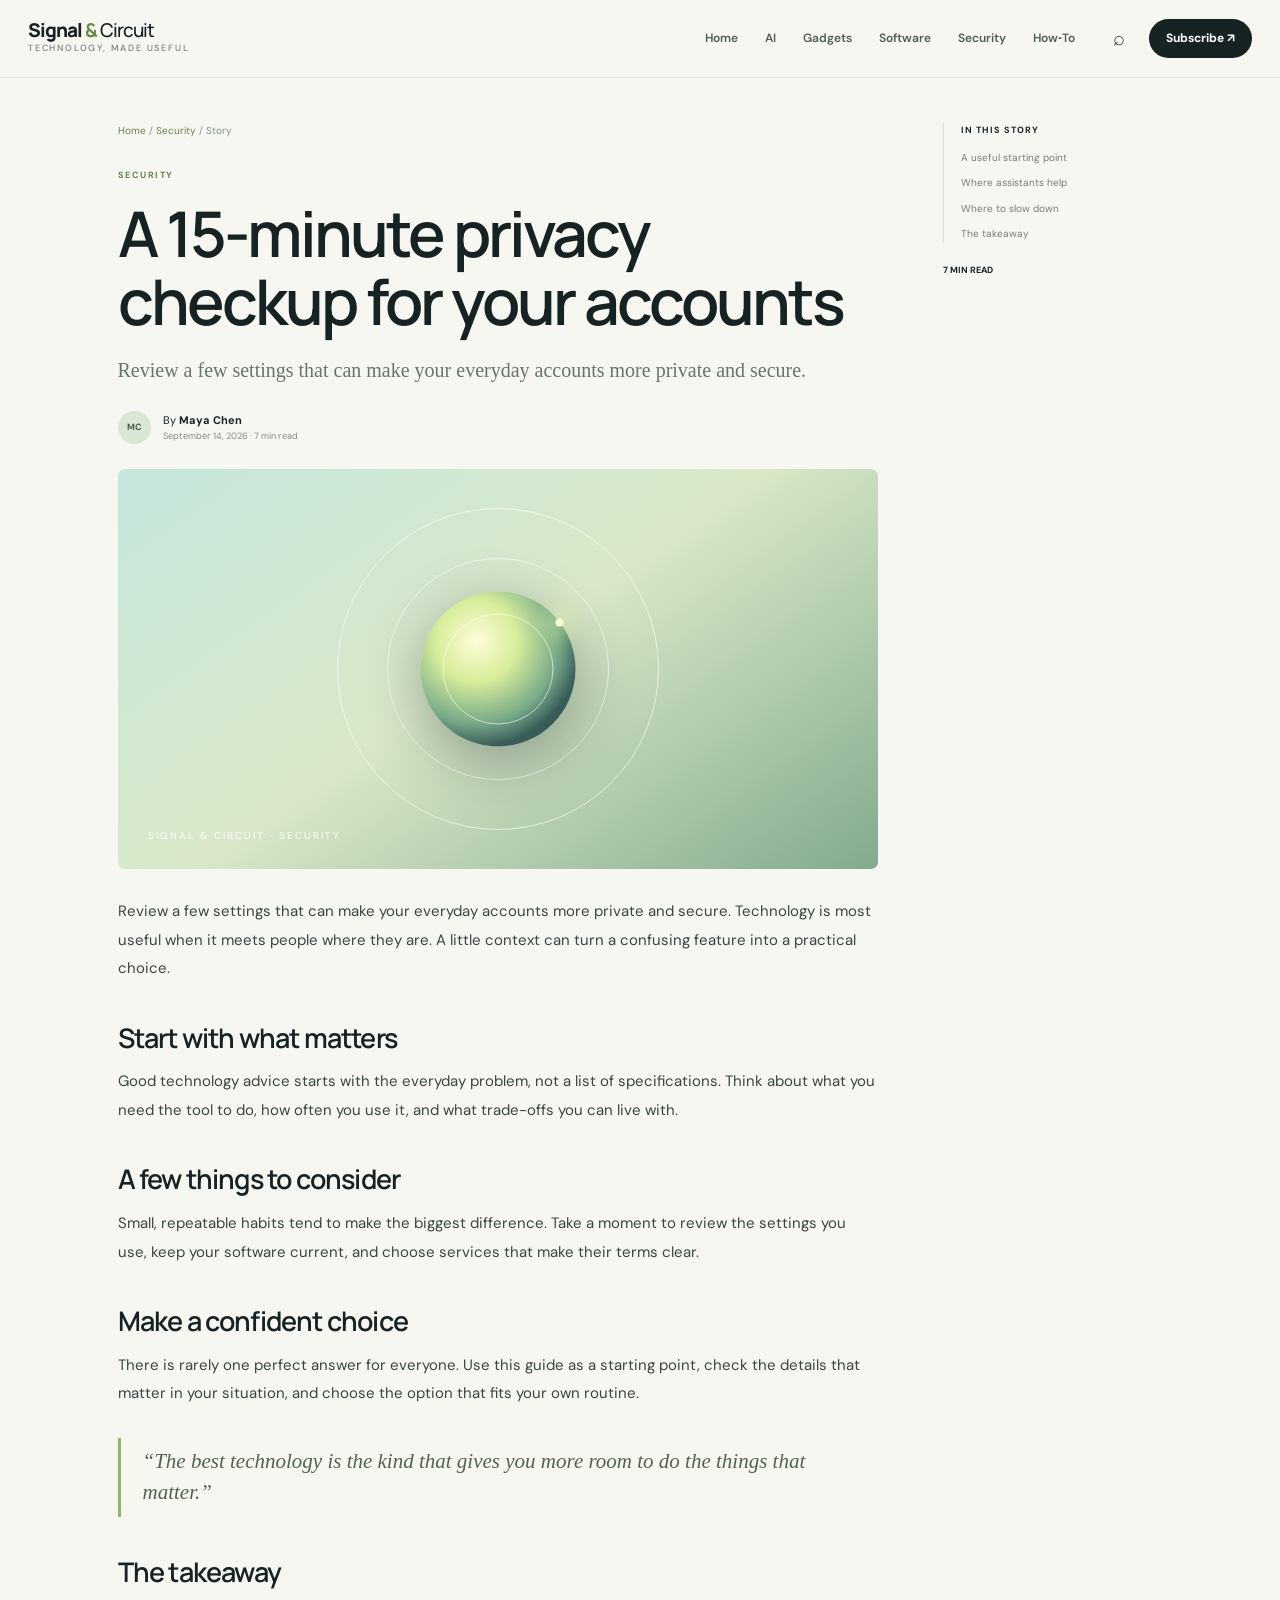
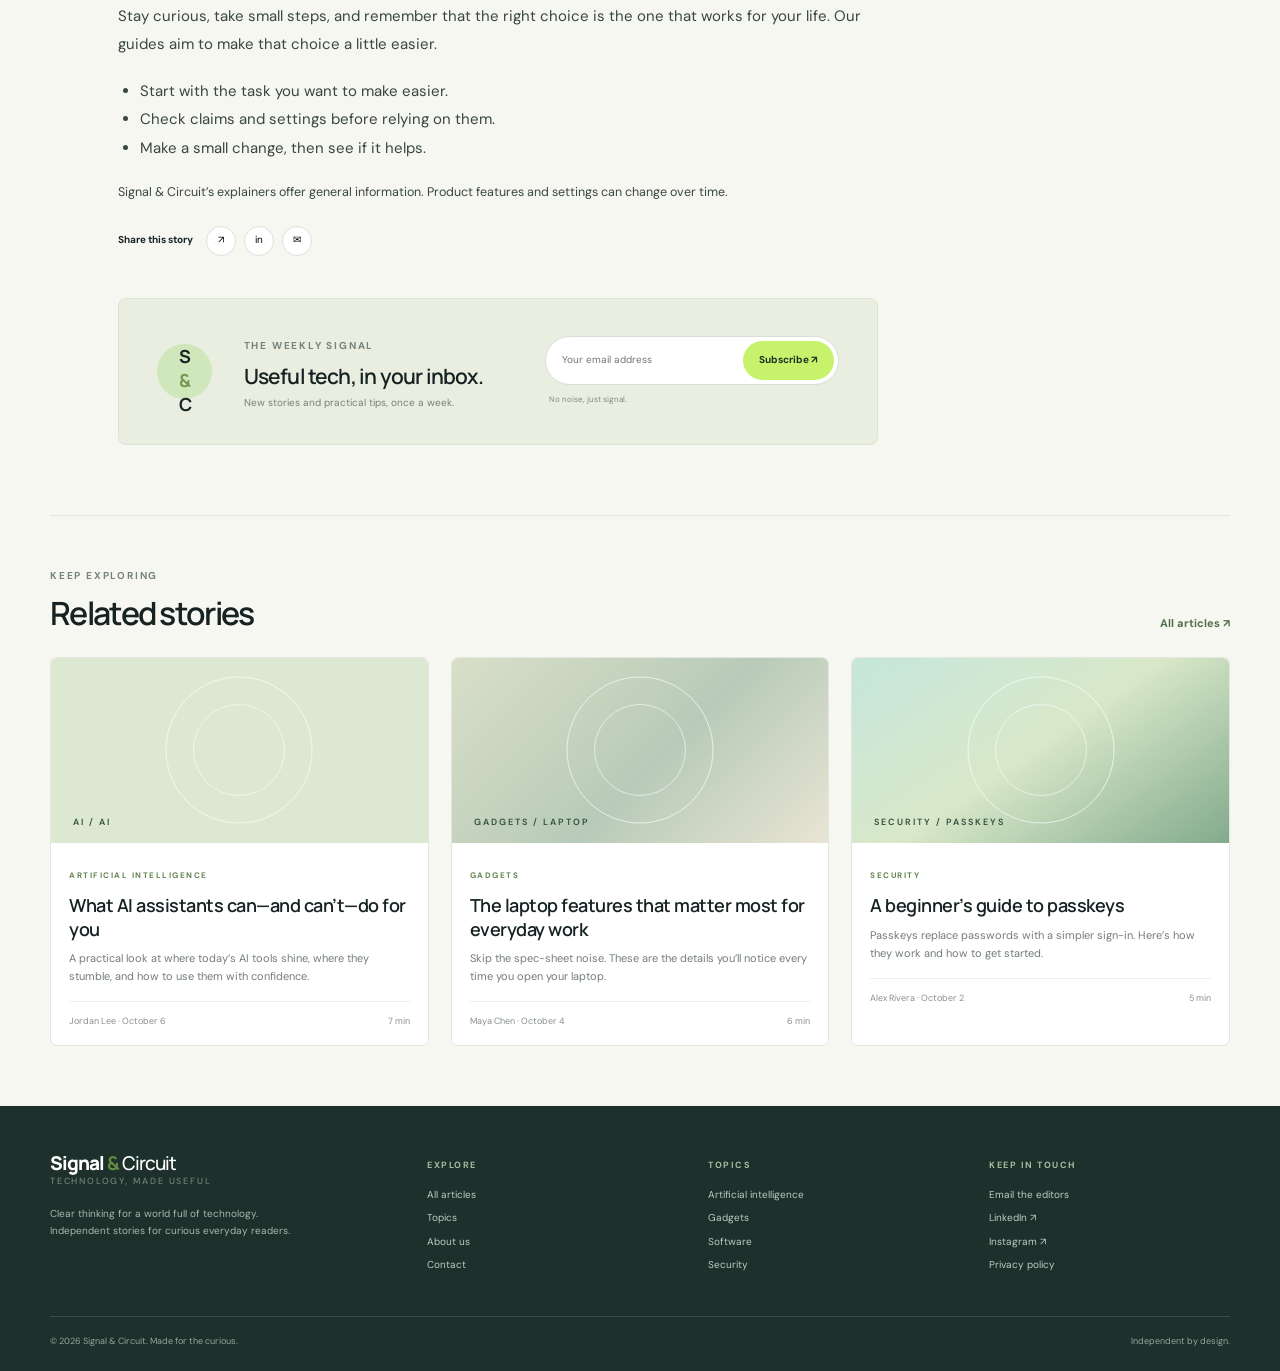
<file: article-privacy.html>
<!doctype html><html lang="en"><head><meta charset="utf-8"><meta name="viewport" content="width=device-width,initial-scale=1"><meta name="description" content="A 15-minute privacy checkup for your accounts."><link rel="preconnect" href="https://fonts.googleapis.com"><link href="https://fonts.googleapis.com/css2?family=DM+Sans:wght@400;500;600;700&family=Manrope:wght@400;500;600;700;800&display=swap" rel="stylesheet"><link rel="stylesheet" href="styles.css"><title>Story — Signal & Circuit</title></head><body data-article="privacy"><div id="site-header"></div><main class="wrap" id="article-content"></main><div id="site-footer"></div><script src="site.js"></script><script>renderArticle();</script></body></html>
</file>
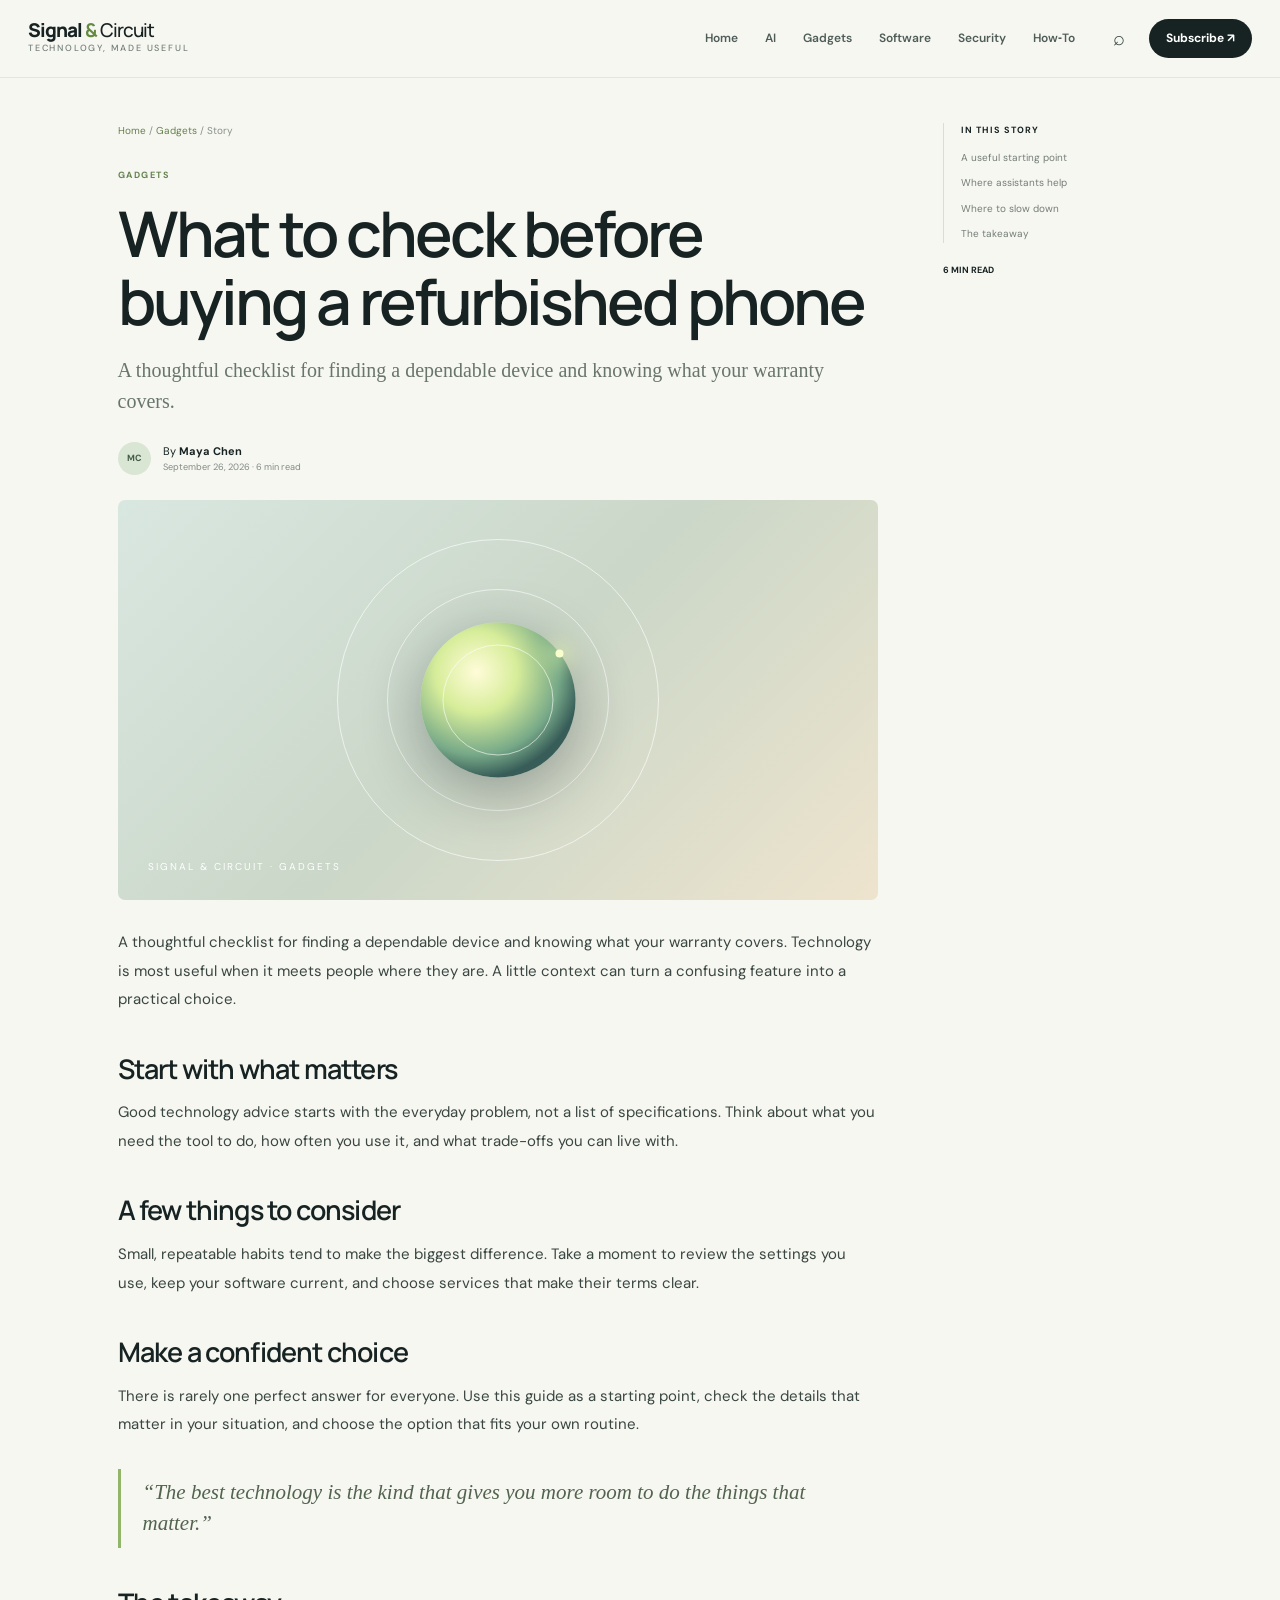
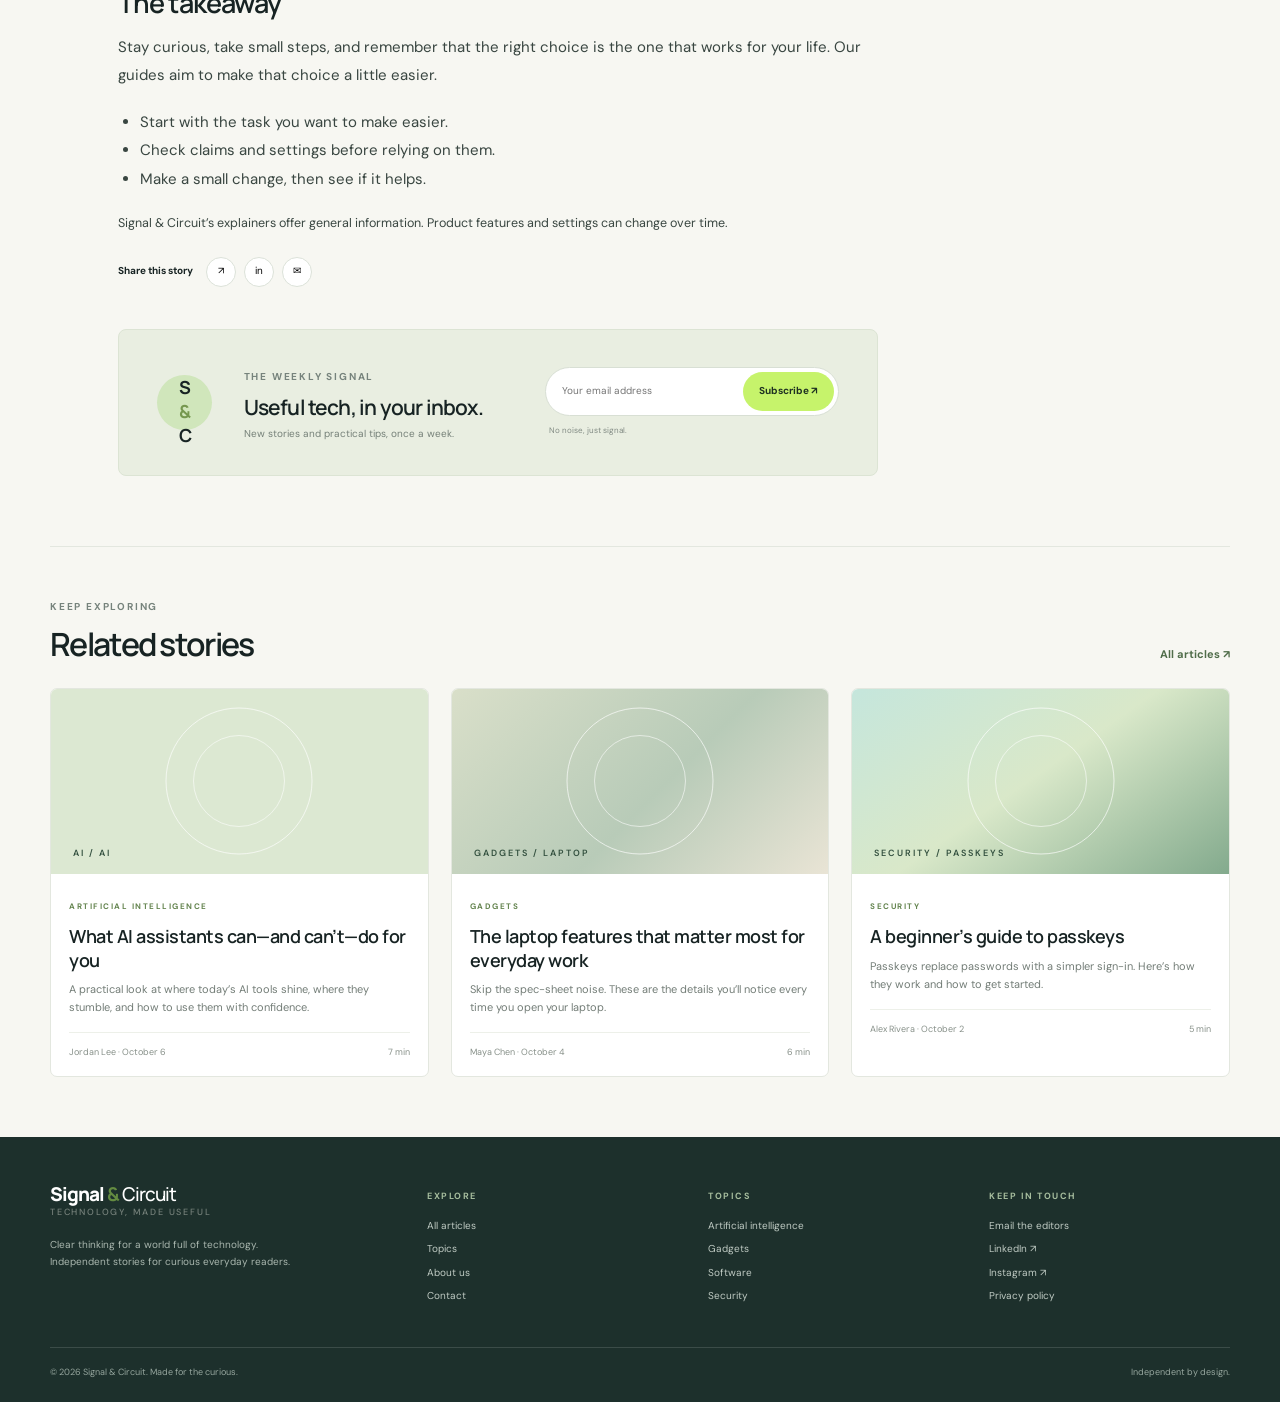
<file: article-refurb.html>
<!doctype html><html lang="en"><head><meta charset="utf-8"><meta name="viewport" content="width=device-width,initial-scale=1"><meta name="description" content="What to check before buying a refurbished phone."><link rel="preconnect" href="https://fonts.googleapis.com"><link href="https://fonts.googleapis.com/css2?family=DM+Sans:wght@400;500;600;700&family=Manrope:wght@400;500;600;700;800&display=swap" rel="stylesheet"><link rel="stylesheet" href="styles.css"><title>Story — Signal & Circuit</title></head><body data-article="refurb"><div id="site-header"></div><main class="wrap" id="article-content"></main><div id="site-footer"></div><script src="site.js"></script><script>renderArticle();</script></body></html>
</file>
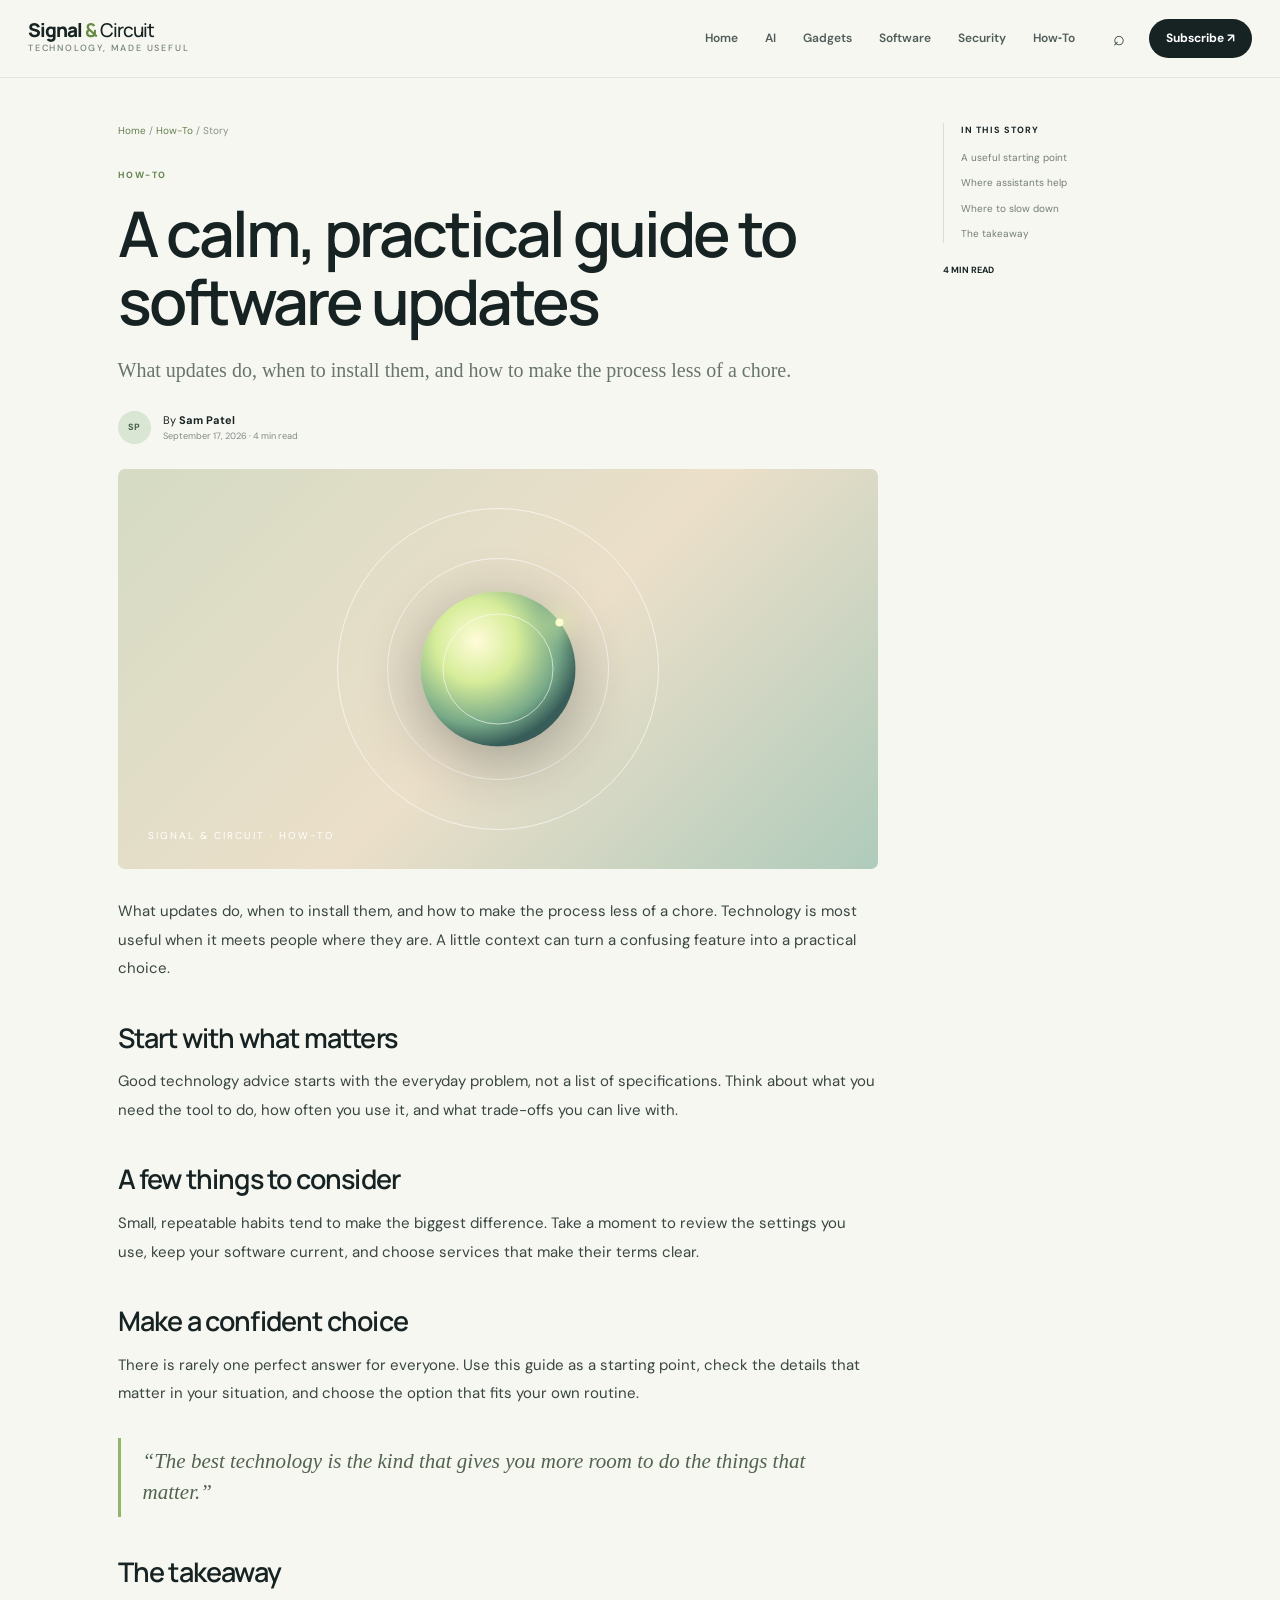
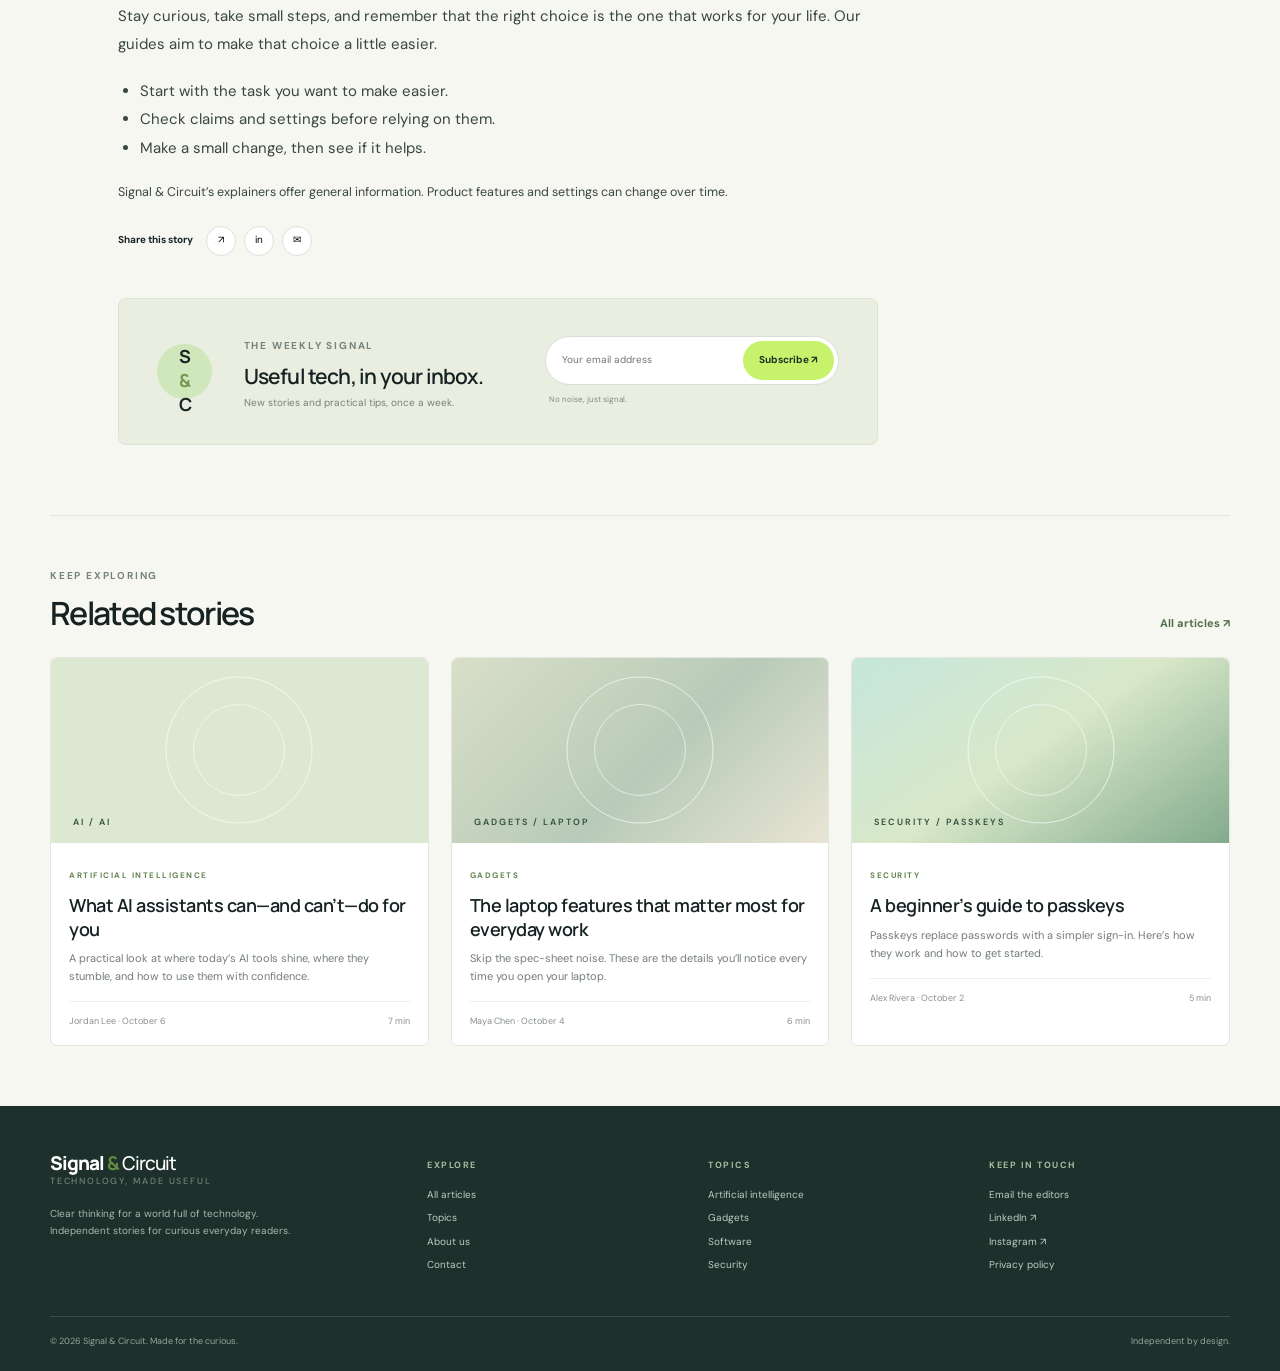
<file: article-updates.html>
<!doctype html><html lang="en"><head><meta charset="utf-8"><meta name="viewport" content="width=device-width,initial-scale=1"><meta name="description" content="A calm, practical guide to software updates."><link rel="preconnect" href="https://fonts.googleapis.com"><link href="https://fonts.googleapis.com/css2?family=DM+Sans:wght@400;500;600;700&family=Manrope:wght@400;500;600;700;800&display=swap" rel="stylesheet"><link rel="stylesheet" href="styles.css"><title>Story — Signal & Circuit</title></head><body data-article="updates"><div id="site-header"></div><main class="wrap" id="article-content"></main><div id="site-footer"></div><script src="site.js"></script><script>renderArticle();</script></body></html>
</file>
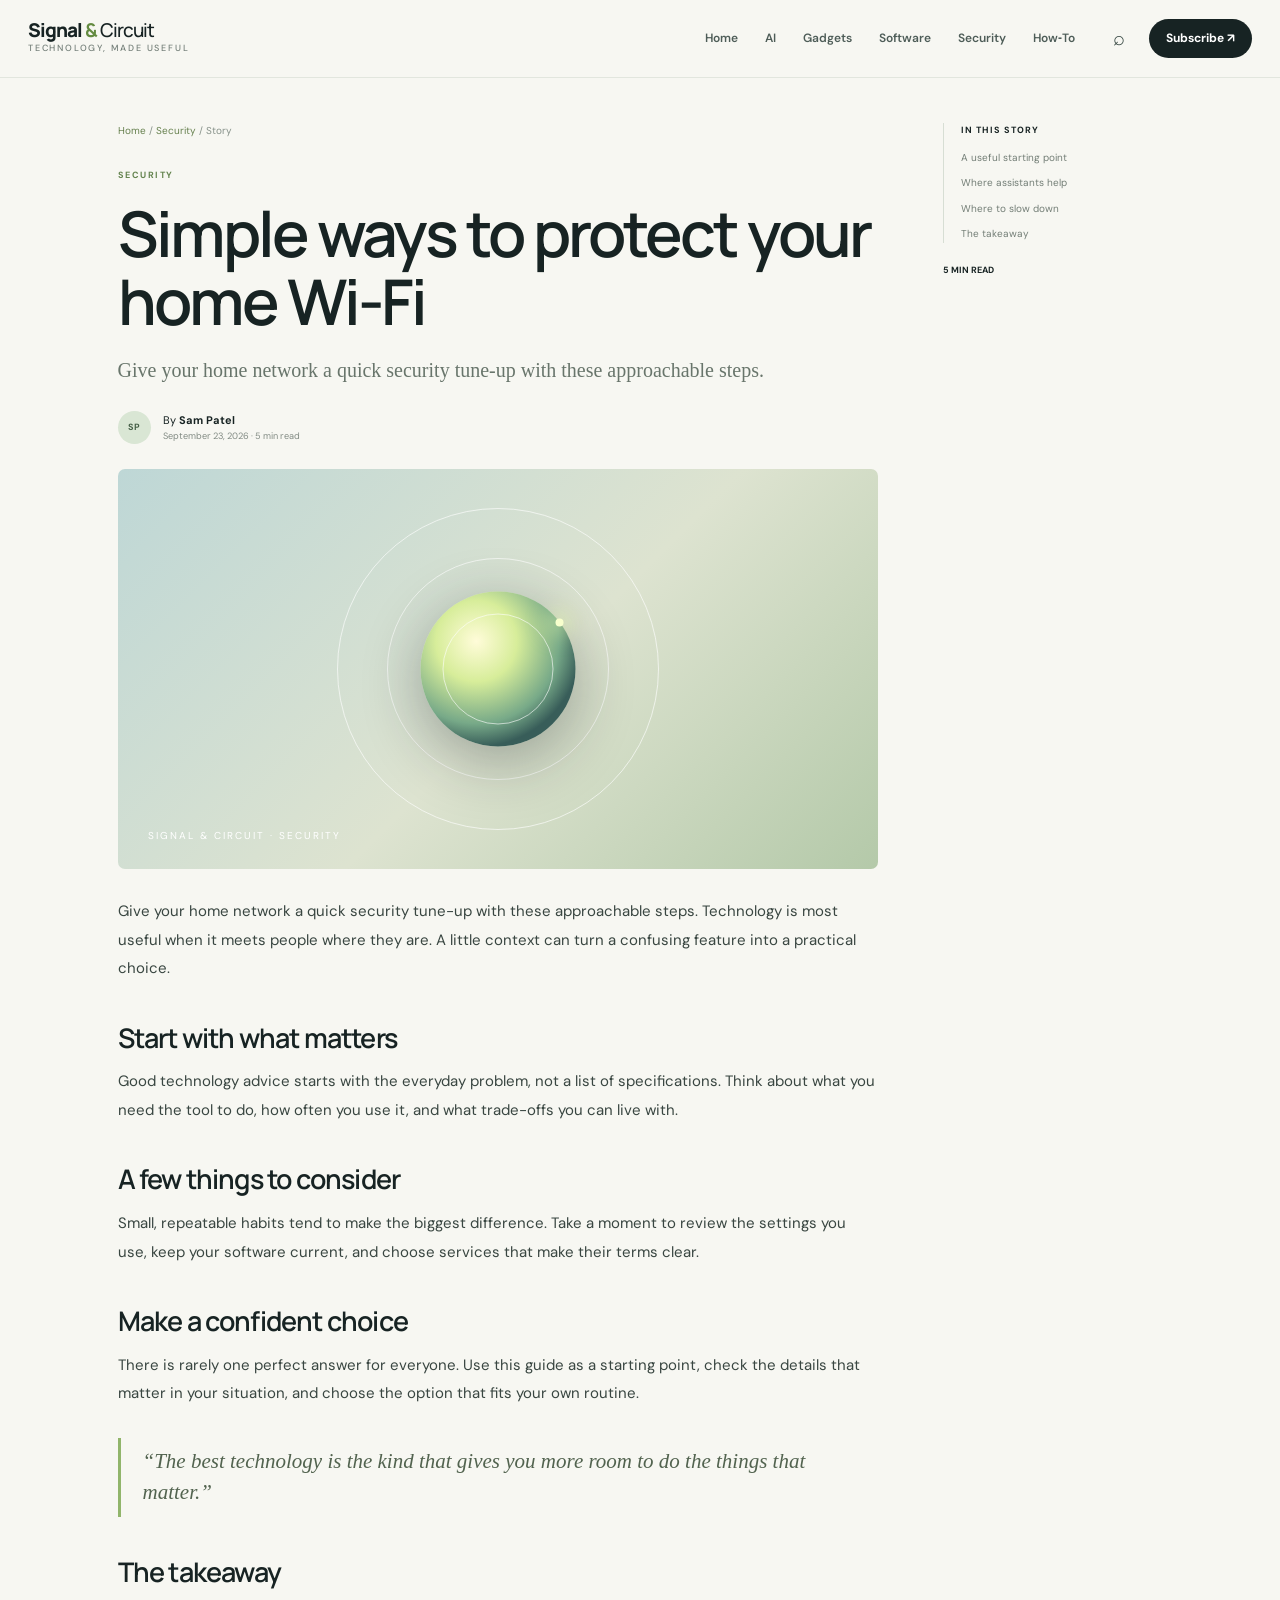
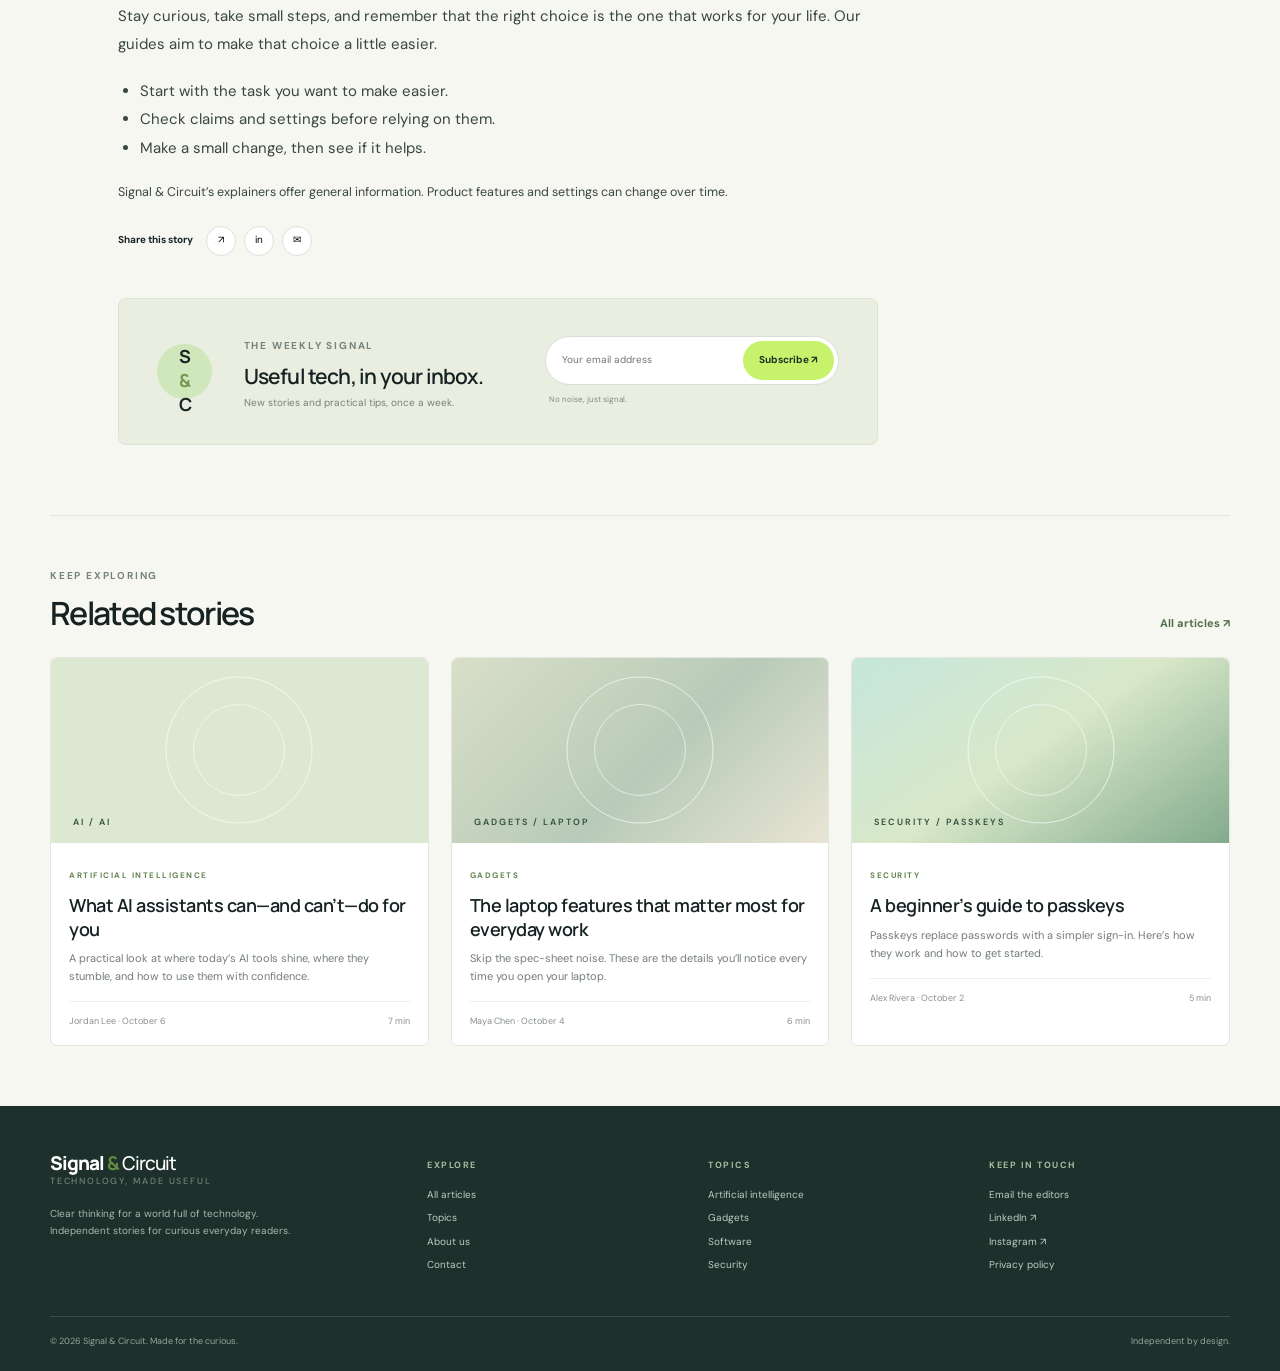
<file: article-wifi.html>
<!doctype html><html lang="en"><head><meta charset="utf-8"><meta name="viewport" content="width=device-width,initial-scale=1"><meta name="description" content="Simple ways to protect your home Wi-Fi."><link rel="preconnect" href="https://fonts.googleapis.com"><link href="https://fonts.googleapis.com/css2?family=DM+Sans:wght@400;500;600;700&family=Manrope:wght@400;500;600;700;800&display=swap" rel="stylesheet"><link rel="stylesheet" href="styles.css"><title>Story — Signal & Circuit</title></head><body data-article="wifi"><div id="site-header"></div><main class="wrap" id="article-content"></main><div id="site-footer"></div><script src="site.js"></script><script>renderArticle();</script></body></html>
</file>
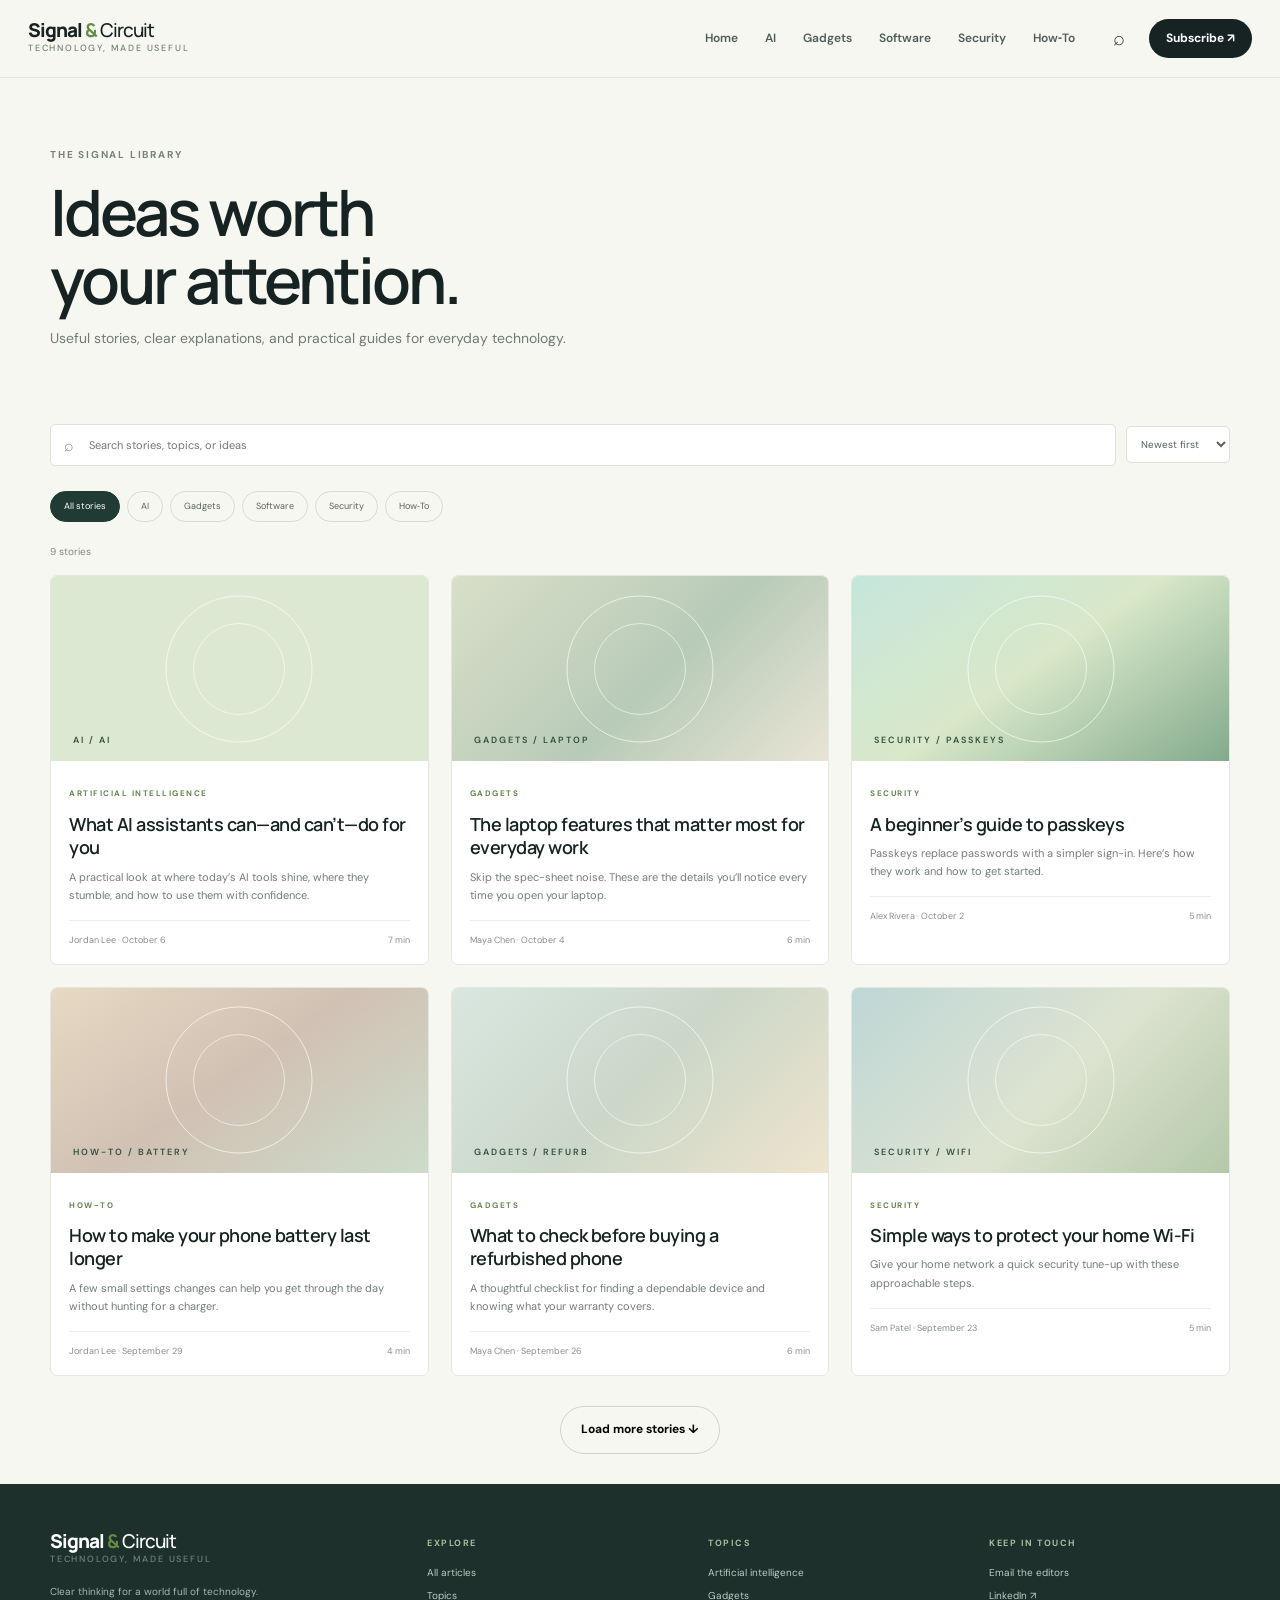
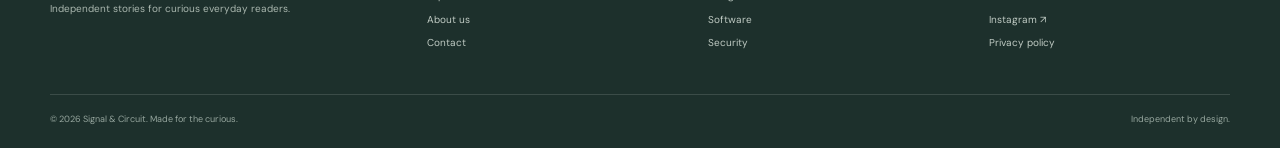
<file: articles.html>
<!doctype html><html lang="en"><head><meta charset="utf-8"><meta name="viewport" content="width=device-width,initial-scale=1"><meta name="description" content="Browse clear, practical technology stories from Signal & Circuit."><title>All articles — Signal & Circuit</title><link rel="preconnect" href="https://fonts.googleapis.com"><link href="https://fonts.googleapis.com/css2?family=DM+Sans:wght@400;500;600;700&family=Manrope:wght@400;500;600;700;800&display=swap" rel="stylesheet"><link rel="stylesheet" href="styles.css"></head><body><div id="site-header"></div><main class="wrap"><header class="page-hero"><span class="eyebrow">THE SIGNAL LIBRARY</span><h1>Ideas worth<br>your attention.</h1><p>Useful stories, clear explanations, and practical guides for everyday technology.</p></header><div class="toolbar"><div class="search-box"><span>⌕</span><label class="sr-only" for="article-search">Search articles</label><input id="article-search" type="search" placeholder="Search stories, topics, or ideas"></div><label class="sr-only" for="sort-select">Sort stories</label><select id="sort-select" class="sort-select"><option value="newest">Newest first</option><option value="popular">Most popular</option></select></div><div class="filter-row"><button class="filter-chip selected" data-topic="All">All stories</button><button class="filter-chip" data-topic="AI">AI</button><button class="filter-chip" data-topic="Gadgets">Gadgets</button><button class="filter-chip" data-topic="Software">Software</button><button class="filter-chip" data-topic="Security">Security</button><button class="filter-chip" data-topic="How-To">How‑To</button></div><p id="results-info" class="results-info" aria-live="polite"></p><div id="article-results" class="article-grid"></div><div class="load-wrap"><button id="load-more" class="button secondary">Load more stories ↓</button></div></main><div id="site-footer"></div><script src="site.js"></script><script>renderArticles();</script></body></html>
</file>
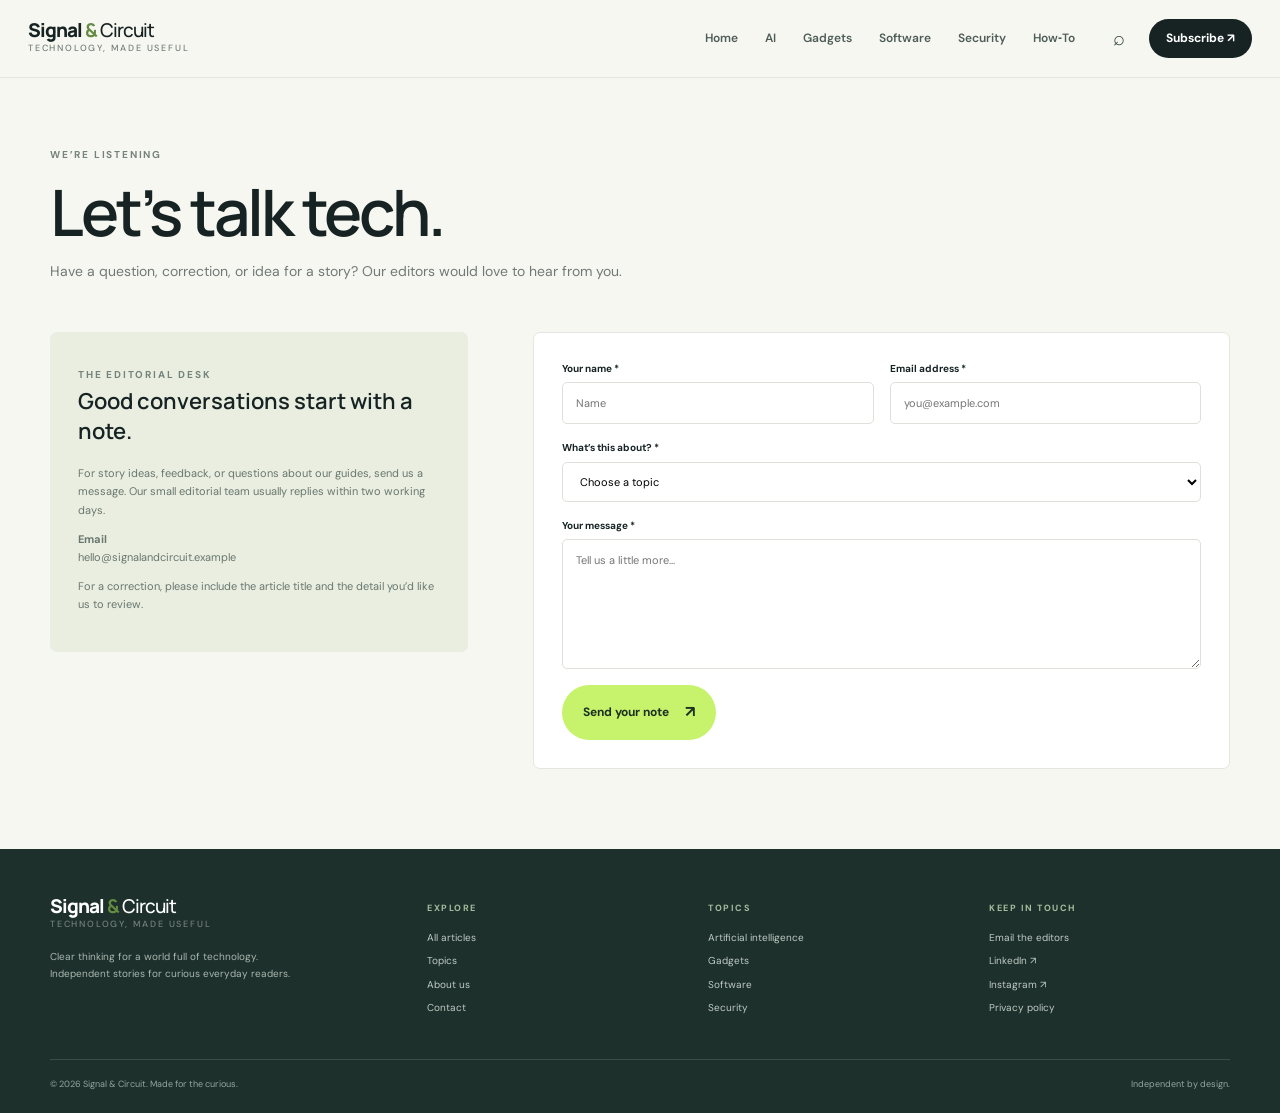
<file: contact.html>
<!doctype html><html lang="en"><head><meta charset="utf-8"><meta name="viewport" content="width=device-width,initial-scale=1"><meta name="description" content="Contact the Signal & Circuit editorial team."><title>Contact — Signal & Circuit</title><link rel="preconnect" href="https://fonts.googleapis.com"><link href="https://fonts.googleapis.com/css2?family=DM+Sans:wght@400;500;600;700&family=Manrope:wght@400;500;600;700;800&display=swap" rel="stylesheet"><link rel="stylesheet" href="styles.css"></head><body><div id="site-header"></div><main class="wrap"><header class="page-hero"><span class="eyebrow">WE’RE LISTENING</span><h1>Let’s talk tech.</h1><p>Have a question, correction, or idea for a story? Our editors would love to hear from you.</p></header><div class="contact-grid"><aside class="contact-aside"><span class="eyebrow">THE EDITORIAL DESK</span><h2>Good conversations start with a note.</h2><p>For story ideas, feedback, or questions about our guides, send us a message. Our small editorial team usually replies within two working days.</p><p><b>Email</b><br><a href="mailto:hello@signalandcircuit.example">hello@signalandcircuit.example</a></p><p>For a correction, please include the article title and the detail you’d like us to review.</p></aside><form id="contact-form" class="contact-form"><div class="field"><label for="name">Your name *</label><input id="name" name="name" required autocomplete="name" placeholder="Name"></div><div class="field"><label for="email">Email address *</label><input id="email" name="email" type="email" required autocomplete="email" placeholder="you@example.com"></div><div class="field full"><label for="reason">What’s this about? *</label><select id="reason" name="reason" required><option value="">Choose a topic</option><option>Story idea</option><option>Question for the editors</option><option>Correction</option><option>Partnership inquiry</option><option>Something else</option></select></div><div class="field full"><label for="message">Your message *</label><textarea id="message" name="message" required minlength="10" placeholder="Tell us a little more..."></textarea></div><button class="button primary" type="submit">Send your note <span>↗</span></button><p id="contact-status" class="status-message" aria-live="polite"></p></form></div></main><div id="site-footer"></div><script src="site.js"></script><script>document.querySelector('#site-header').innerHTML=nav();document.querySelector('#site-footer').innerHTML=footer();wireCommon();document.querySelector('#contact-form').addEventListener('submit',e=>{e.preventDefault();if(!e.currentTarget.reportValidity())return;document.querySelector('#contact-status').textContent='Thanks for writing. Your note is ready for our editorial team.';e.currentTarget.reset()});</script></body></html>
</file>
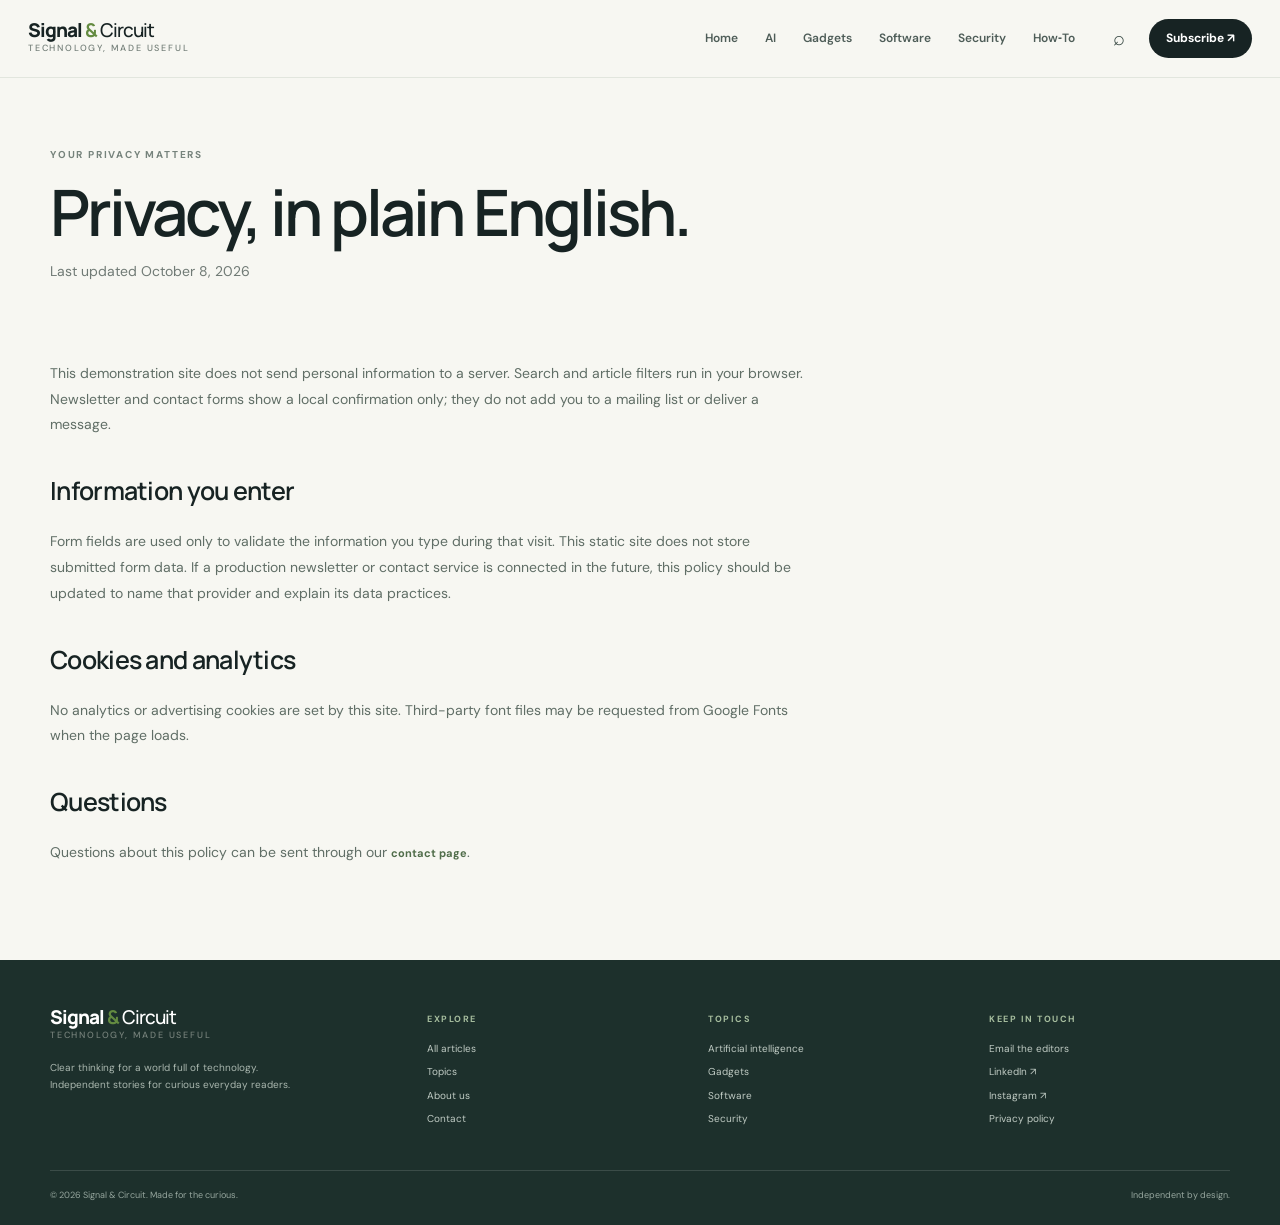
<file: privacy.html>
<!doctype html><html lang="en"><head><meta charset="utf-8"><meta name="viewport" content="width=device-width,initial-scale=1"><meta name="description" content="Signal & Circuit privacy policy."><title>Privacy policy — Signal & Circuit</title><link rel="preconnect" href="https://fonts.googleapis.com"><link href="https://fonts.googleapis.com/css2?family=DM+Sans:wght@400;500;600;700&family=Manrope:wght@400;500;600;700;800&display=swap" rel="stylesheet"><link rel="stylesheet" href="styles.css"></head><body><div id="site-header"></div><main class="wrap"><header class="page-hero"><span class="eyebrow">YOUR PRIVACY MATTERS</span><h1>Privacy, in plain English.</h1><p>Last updated October 8, 2026</p></header><article class="prose-page"><p>This demonstration site does not send personal information to a server. Search and article filters run in your browser. Newsletter and contact forms show a local confirmation only; they do not add you to a mailing list or deliver a message.</p><h2>Information you enter</h2><p>Form fields are used only to validate the information you type during that visit. This static site does not store submitted form data. If a production newsletter or contact service is connected in the future, this policy should be updated to name that provider and explain its data practices.</p><h2>Cookies and analytics</h2><p>No analytics or advertising cookies are set by this site. Third-party font files may be requested from Google Fonts when the page loads.</p><h2>Questions</h2><p>Questions about this policy can be sent through our <a class="text-link" href="contact.html">contact page</a>.</p></article></main><div id="site-footer"></div><script src="site.js"></script><script>document.querySelector('#site-header').innerHTML=nav();document.querySelector('#site-footer').innerHTML=footer();wireCommon();</script></body></html>
</file>
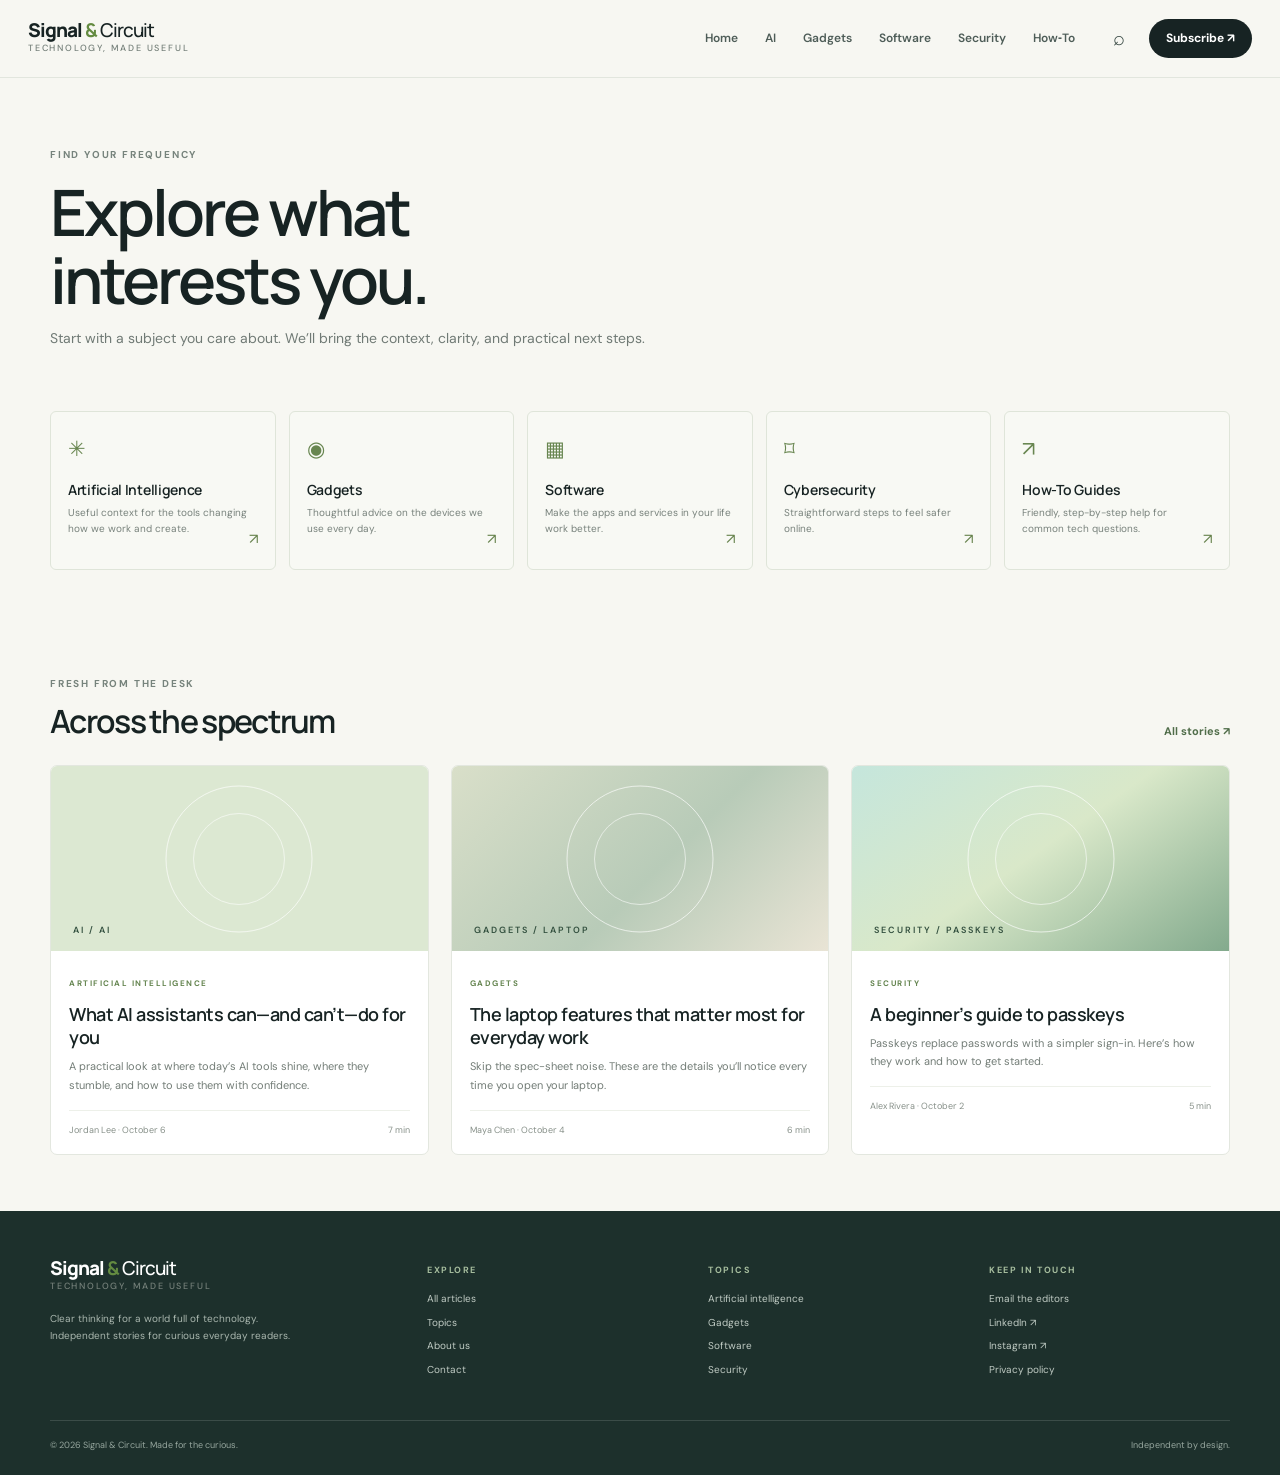
<file: topics.html>
<!doctype html><html lang="en"><head><meta charset="utf-8"><meta name="viewport" content="width=device-width,initial-scale=1"><meta name="description" content="Explore technology by topic with Signal & Circuit."><title>Topics — Signal & Circuit</title><link rel="preconnect" href="https://fonts.googleapis.com"><link href="https://fonts.googleapis.com/css2?family=DM+Sans:wght@400;500;600;700&family=Manrope:wght@400;500;600;700;800&display=swap" rel="stylesheet"><link rel="stylesheet" href="styles.css"></head><body><div id="site-header"></div><main class="wrap"><header class="page-hero"><span class="eyebrow">FIND YOUR FREQUENCY</span><h1>Explore what<br>interests you.</h1><p>Start with a subject you care about. We’ll bring the context, clarity, and practical next steps.</p></header><section class="section" style="padding-top:12px"><div id="all-topics" class="topic-grid"></div></section><section class="section"><div class="section-heading"><div><span class="eyebrow">FRESH FROM THE DESK</span><h2>Across the spectrum</h2></div><a class="text-link" href="articles.html">All stories ↗</a></div><div class="article-grid" id="topic-latest"></div></section></main><div id="site-footer"></div><script src="site.js"></script><script>renderTopics();document.querySelector('#topic-latest').innerHTML=articles.slice(0,3).map(card).join('');</script></body></html>
</file>
<file: styles.css>
:root{--ink:#172323;--muted:#65716e;--paper:#f7f7f2;--white:#fff;--line:#e3e7df;--green:#c6f36b;--deep:#183a35;--teal:#b4e7db;--serif:Georgia,'Times New Roman',serif;--sans:'DM Sans',Arial,sans-serif;--display:'Manrope','DM Sans',sans-serif}*{box-sizing:border-box}html{scroll-behavior:smooth}body{margin:0;background:var(--paper);color:var(--ink);font:16px/1.65 var(--sans)}a{color:inherit;text-decoration:none}button,input,select,textarea{font:inherit}button,a,input,select,textarea{outline-color:#49766c}a:focus-visible,button:focus-visible,input:focus-visible,select:focus-visible,textarea:focus-visible{outline:3px solid #36796d;outline-offset:3px}.wrap{width:min(1180px,calc(100% - 56px));margin-inline:auto}.site-header{height:78px;position:sticky;top:0;z-index:20;background:rgba(247,247,242,.94);backdrop-filter:blur(14px);border-bottom:1px solid rgba(222,227,218,.8)}.header-inner{width:min(1320px,calc(100% - 56px));height:100%;margin:auto;display:flex;align-items:center;gap:32px}.logo{font:800 19px/1 var(--display);letter-spacing:-1px;white-space:nowrap}.logo b{color:#648b41}.logo span{font-weight:500}.logo small{display:block;color:#75807a;font:500 9px/1.8 var(--sans);letter-spacing:1.8px;text-transform:uppercase}.nav{display:flex;align-items:center;gap:27px;margin-left:auto}.nav a{font-size:12px;font-weight:600;color:#4e5d58;transition:color .2s}.nav a:hover,.nav a.active{color:#467540}.header-actions{display:flex;align-items:center;gap:18px}.search-trigger{border:0;background:none;font-size:20px;cursor:pointer;color:#33443f}.subscribe-link{font-size:12px;font-weight:700;background:var(--ink);color:white;border-radius:30px;padding:10px 17px}.menu-toggle{display:none;border:0;background:none;font-size:24px;cursor:pointer}.button{display:inline-flex;align-items:center;justify-content:center;gap:16px;border-radius:30px;padding:13px 20px;font-size:12px;font-weight:700;border:1px solid transparent;cursor:pointer;transition:transform .2s,background .2s}.button:hover{transform:translateY(-2px)}.button.primary{background:var(--green);color:#1e3022}.button.primary:hover{background:#b4e75b}.button.secondary{border-color:#cdd4cc;background:transparent}.button.secondary:hover{background:white}.button span{font-size:16px}.hero{display:grid;grid-template-columns:1fr .92fr;align-items:center;gap:64px;padding-top:72px;padding-bottom:74px}.eyebrow{font-size:10px;font-weight:700;letter-spacing:1.8px;color:#76837c}.hero .eyebrow i{display:inline-block;width:7px;height:7px;border-radius:50%;background:#72aa55;margin-right:7px}.hero h1{font:600 clamp(54px,7vw,88px)/.99 var(--display);letter-spacing:-6px;margin:24px 0 20px}.hero h1 em{font-family:var(--serif);font-weight:400;letter-spacing:-5px;color:#668d4d}.hero-copy>p{font-size:16px;color:#68736e;max-width:425px;line-height:1.8;margin:0 0 26px}.hero-actions{display:flex;gap:12px;flex-wrap:wrap}.hero-note{display:flex;align-items:center;gap:12px;margin-top:34px;font-size:10px;color:#7e8883}.avatar-stack{display:flex}.avatar-stack span{width:27px;height:27px;border:2px solid var(--paper);border-radius:50%;display:grid;place-items:center;background:#d8e5c7;color:#445b3a;font-size:8px;font-weight:700;margin-left:-6px}.avatar-stack span:first-child{margin:0;background:#d6e4df}.avatar-stack span:last-child{background:#f3dfcc}.hero-art{height:390px;position:relative;overflow:hidden;border-radius:8px;background:#dbe9d9;background-image:radial-gradient(ellipse at 54% 51%,#f8f8ee 0 18%,transparent 18.5%),linear-gradient(140deg,#c8dcbf,#e6e9d7 47%,#c3ded3);isolation:isolate}.hero-art:before,.hero-art:after{content:'';position:absolute;border:1px solid rgba(55,92,67,.19);border-radius:50%;width:450px;height:450px;left:50%;top:50%;transform:translate(-50%,-50%)}.hero-art:after{width:330px;height:330px;border-color:rgba(55,92,67,.26)}.orbit{position:absolute;border:1px solid rgba(53,91,67,.18);border-radius:50%;width:540px;height:210px;left:50%;top:50%;transform:translate(-50%,-50%) rotate(-37deg)}.orbit-two{transform:translate(-50%,-50%) rotate(37deg)}.hero-chip{position:absolute;z-index:2;width:185px;height:185px;border-radius:50%;left:50%;top:50%;transform:translate(-50%,-50%);background:linear-gradient(145deg,#fffef0,#dae8ce);box-shadow:0 24px 60px #64865a38,inset 0 0 0 1px #ffffffb3;display:flex;flex-direction:column;align-items:center;justify-content:center}.chip-mark{font:700 43px var(--display);letter-spacing:-5px;color:#314b3c}.chip-mark span{color:#7da34e}.hero-chip small{font-size:9px;letter-spacing:1.5px;text-transform:uppercase;color:#748276}.signal{position:absolute;width:95px;height:95px;border:1px solid #71945d;border-radius:50%;z-index:2;left:14%;top:25%;opacity:.65}.signal:before,.signal:after{content:'';position:absolute;inset:12px;border:1px solid #71945d;border-radius:50%}.signal:after{inset:24px}.signal-b{width:55px;height:55px;left:auto;top:auto;right:14%;bottom:23%;opacity:.5}.signal-b:before{inset:8px}.signal-b:after{inset:16px}.art-label{position:absolute;z-index:3;font-size:8px;letter-spacing:2px;color:#516b54}.label-top{top:28px;left:28px}.label-bottom{bottom:25px;right:28px}.art-dot{width:7px;height:7px;border-radius:50%;background:#719b56;position:absolute;left:24%;bottom:24%}.dot-b{left:auto;bottom:auto;right:25%;top:24%;width:5px;height:5px}.section{padding-top:43px;padding-bottom:56px}.section-heading{display:flex;justify-content:space-between;align-items:end;margin-bottom:25px}.section-heading h2,.popular-intro h2{font:600 32px/1.15 var(--display);letter-spacing:-1.7px;margin:8px 0 0}.text-link{font-size:11px;font-weight:700;color:#506d4a}.text-link span{font-size:16px;margin-left:8px}.feature-card{display:grid;grid-template-columns:1.1fr .9fr;background:#fff;border:1px solid var(--line);border-radius:8px;overflow:hidden}.feature-image{min-height:355px;position:relative;overflow:hidden;background:radial-gradient(ellipse at 54% 48%,#e8e7d7 0 10%,transparent 10.5%),radial-gradient(ellipse at 54% 48%,transparent 0 18%,#d1e3c0 18.5% 19%,transparent 19.5%),linear-gradient(135deg,#203c3b,#8eaf82 52%,#e6dfc3)}.feature-image:before{content:'';position:absolute;inset:11% 18%;border:1px solid #f2f2d56c;border-radius:50%;transform:rotate(-30deg)}.feature-image:after{content:'';position:absolute;width:310px;height:310px;border:1px solid #f2f2d588;border-radius:50%;left:50%;top:50%;transform:translate(-50%,-50%)}.image-stamp{position:absolute;z-index:2;top:22px;left:22px;color:white;font-size:9px;letter-spacing:1.5px;line-height:1.5}.image-stamp b{font-size:11px}.ai-orb{width:155px;height:155px;position:absolute;z-index:2;left:50%;top:50%;transform:translate(-50%,-50%);border-radius:50%;background:radial-gradient(circle at 36% 32%,#fffcd9,#d7ed9a 28%,#77a988 57%,#385d59 73%);box-shadow:0 15px 60px #151d2555}.ai-orb span{position:absolute;inset:22px;border:1px solid #ffffff99;border-radius:50%}.ai-orb i{position:absolute;width:8px;height:8px;right:12px;top:27px;border-radius:50%;background:#f8ffcd;box-shadow:0 0 20px 8px #edffac88}.image-caption{position:absolute;bottom:23px;left:24px;color:#fff;font-size:8px;letter-spacing:2px}.feature-content{padding:45px 48px;display:flex;flex-direction:column;justify-content:center}.category{font-size:9px;font-weight:700;color:#64844f;letter-spacing:1.5px}.feature-content h3{font:600 34px/1.2 var(--display);letter-spacing:-1.7px;margin:13px 0}.feature-content h3 a:hover,.article-card h3 a:hover{color:#587944}.feature-content>p{font-size:13px;color:#68736e;line-height:1.8;margin:0 0 26px}.byline{display:flex;align-items:center;gap:10px;font-size:10px;color:#78817c}.byline b{color:#384740}.byline small{font-size:9px}.author-avatar{width:33px;height:33px;border-radius:50%;display:grid;place-items:center;background:#d9e6d4;color:#445e45;font-size:9px;font-weight:700}.circle-link{margin-left:auto;border:1px solid #dce1d9;border-radius:50%;width:35px;height:35px;display:grid;place-items:center;font-size:16px}.article-grid{display:grid;grid-template-columns:repeat(3,1fr);gap:22px}.article-card{background:white;border:1px solid var(--line);border-radius:7px;overflow:hidden;transition:transform .25s,box-shadow .25s}.article-card:hover{transform:translateY(-4px);box-shadow:0 12px 30px #243b2610}.card-image{height:185px;display:block;position:relative;overflow:hidden;background:#dce8d2}.card-image:before{content:'';position:absolute;width:145px;height:145px;border:1px solid #ffffffa8;border-radius:50%;left:50%;top:50%;transform:translate(-50%,-50%)}.card-image:after{content:'';position:absolute;width:90px;height:90px;border:1px solid #ffffff90;border-radius:50%;left:50%;top:50%;transform:translate(-50%,-50%)}.card-image .art-word{position:absolute;z-index:1;left:22px;bottom:15px;font:600 9px var(--sans);letter-spacing:2px;color:#33503f}.thumb-laptop{background:linear-gradient(135deg,#d9dfc9,#b8cbb8 55%,#e9e4d5)}.thumb-passkey{background:linear-gradient(145deg,#c5e6dc,#d9e8c9 48%,#83aa8d)}.thumb-phone{background:linear-gradient(145deg,#e7d9c3,#d1c1b4 48%,#ccdcca)}.thumb-refurb{background:linear-gradient(135deg,#d9e7e1,#cbd7c8 50%,#eee4ce)}.thumb-wifi{background:linear-gradient(135deg,#bed7d6,#dde3d0 54%,#b4c9a9)}.thumb-software{background:linear-gradient(135deg,#d5dbc4,#ebdfc9 53%,#afcbbb)}.article-card-body{padding:17px 18px 16px}.article-card .category{font-size:8px}.article-card h3{font:600 18px/1.3 var(--display);letter-spacing:-.5px;margin:8px 0}.article-card p{font-size:11px;line-height:1.65;color:#737d77;margin:0 0 16px}.card-meta{border-top:1px solid #edf0e9;padding-top:12px;display:flex;justify-content:space-between;font-size:9px;color:#879089}.topics-band{background:#eef1e8;padding:55px 0 63px}.topic-grid{display:grid;grid-template-columns:repeat(5,1fr);gap:13px}.topic-card{border:1px solid #dfe5d9;border-radius:6px;padding:20px 17px 17px;background:#f8f9f4;min-height:155px;transition:background .2s,transform .2s}.topic-card:hover{background:#fff;transform:translateY(-3px)}.topic-icon{font-size:21px;color:#688650;display:block;margin-bottom:15px}.topic-card h3{font:600 14px/1.2 var(--display);margin:0 0 7px;letter-spacing:-.3px}.topic-card p{font-size:10px;line-height:1.6;color:#78827c;margin:0}.topic-card .arrow{display:block;text-align:right;color:#66824c;font-size:15px;margin-top:-10px}.popular-section{display:grid;grid-template-columns:.7fr 1.3fr;gap:70px;padding-top:78px;padding-bottom:75px}.popular-intro h2{font-size:39px}.popular-intro p{font-size:12px;max-width:200px;color:#737d77}.popular-list{list-style:none;padding:0;margin:0}.popular-list li{display:grid;grid-template-columns:45px 1fr auto;align-items:center;gap:14px;padding:15px 0;border-bottom:1px solid var(--line)}.popular-list li:first-child{border-top:1px solid var(--line)}.popular-number{font:italic 24px var(--serif);color:#9aab8e}.popular-list h3{font:600 14px/1.35 var(--display);margin:0}.popular-list small{font-size:9px;color:#818b84;white-space:nowrap}.newsletter{background:#e9eee1;border:1px solid #dce4d4;border-radius:8px;padding:32px 38px;display:grid;grid-template-columns:65px 1fr 1.05fr;align-items:center;gap:22px;margin-bottom:70px}.newsletter-icon{width:55px;height:55px;border-radius:50%;background:#d0e6bb;display:grid;place-items:center;font:700 18px var(--display);letter-spacing:-2px}.newsletter-icon span{color:#75974f}.newsletter-copy h2{font:600 21px var(--display);letter-spacing:-.8px;margin:5px 0}.newsletter-copy p{font-size:10px;color:#758078;margin:0}.input-button{display:flex;background:white;border:1px solid #d8dfd4;padding:4px;border-radius:30px}.input-button input{min-width:0;flex:1;border:0;background:transparent;padding:0 12px;font-size:10px;outline:none}.input-button button{padding:10px 15px;font-size:10px}.form-message{font-size:8px;color:#818a83;margin:8px 4px 0}.form-message a{text-decoration:underline}.site-footer{background:#1d302c;color:#e9eee8;padding:48px 0 22px}.footer-main{display:grid;grid-template-columns:1.4fr 1fr 1fr 1fr;gap:40px;padding-bottom:35px}.footer-brand .logo{display:block;color:white}.footer-brand p{font-size:10px;line-height:1.7;color:#aab7af;max-width:240px;margin-top:16px}.footer-col h3{font-size:9px;letter-spacing:1.5px;color:#a6bd9e;margin:4px 0 14px}.footer-col a{display:block;font-size:10px;color:#c0cbc4;margin:7px 0}.footer-col a:hover{color:var(--green)}.footer-bottom{border-top:1px solid #ffffff22;padding-top:17px;display:flex;justify-content:space-between;color:#96a69e;font-size:9px}.footer-social{display:flex;gap:15px}.page-hero{padding:62px 0 35px}.page-hero h1{font:600 clamp(43px,6vw,64px)/1.05 var(--display);letter-spacing:-3px;margin:12px 0}.page-hero p{color:#707a75;font-size:14px;max-width:600px}.toolbar{display:flex;gap:10px;align-items:center;margin:25px 0}.search-box{position:relative;flex:1}.search-box span{position:absolute;left:14px;top:9px;color:#88918b}.search-box input,.contact-form input,.contact-form select,.contact-form textarea{width:100%;border:1px solid #dce2d9;background:white;border-radius:5px;padding:11px 13px;font-size:11px}.search-box input{padding-left:38px}.filter-row{display:flex;gap:7px;flex-wrap:wrap;margin-bottom:22px}.filter-chip{background:transparent;border:1px solid #d5ddd3;border-radius:30px;padding:7px 13px;font-size:9px;color:#58645e;cursor:pointer}.filter-chip:hover,.filter-chip.selected{background:#203a34;color:white;border-color:#203a34}.sort-select{border:1px solid #dce2d9;background:white;border-radius:5px;padding:10px;font-size:10px;color:#56625b}.results-info{font-size:10px;color:#808b83;margin:0 0 15px}.empty-state{padding:50px 20px;border:1px dashed #cbd5c8;border-radius:7px;text-align:center;color:#768078}.empty-state h3{font:600 20px var(--display);margin:0 0 5px}.load-wrap{text-align:center;padding:30px}.article-layout{display:grid;grid-template-columns:minmax(0,760px) 220px;gap:65px;justify-content:center;padding:45px 0 70px}.breadcrumb{font-size:10px;color:#869189;margin-bottom:20px}.breadcrumb a{color:#66804e}.article-header h1{font:600 clamp(40px,6vw,63px)/1.08 var(--display);letter-spacing:-3px;margin:13px 0}.article-subtitle{font:20px/1.55 var(--serif);color:#68756b}.article-byline{display:flex;align-items:center;gap:12px;margin:25px 0;font-size:11px}.article-byline small{display:block;color:#828b84}.article-cover{height:400px;border-radius:7px;position:relative;overflow:hidden;margin:25px 0 28px}.article-cover:before,.article-cover:after{content:'';position:absolute;border:1px solid #ffffffa0;border-radius:50%;width:320px;height:320px;left:50%;top:50%;transform:translate(-50%,-50%)}.article-cover:after{width:220px;height:220px}.article-cover .cover-title{position:absolute;z-index:2;left:30px;bottom:25px;color:white;font-size:10px;letter-spacing:2px}.article-body{font-size:15px;line-height:1.9;color:#394641}.article-body h2{font:600 27px/1.25 var(--display);letter-spacing:-.8px;color:var(--ink);margin:38px 0 13px}.article-body p{margin:0 0 18px}.article-body blockquote{margin:30px 0;padding:8px 0 8px 22px;border-left:3px solid #91b56b;font:italic 21px/1.5 var(--serif);color:#52634f}.article-body ul{padding-left:22px}.article-sidebar{position:sticky;top:110px;align-self:start}.toc{border-left:1px solid #d7ded4;padding-left:17px}.toc b{display:block;font-size:9px;letter-spacing:1px;margin-bottom:12px}.toc a{display:block;font-size:10px;color:#737e76;margin:9px 0}.share-row{display:flex;gap:8px;margin-top:20px}.share-row button{border:1px solid #dce2d9;border-radius:50%;width:30px;height:30px;background:white;cursor:pointer;font-size:10px}.related-section{padding:45px 0 60px;border-top:1px solid var(--line)}.prose-page{max-width:760px;padding:15px 0 80px}.prose-page h2{font:600 25px var(--display);letter-spacing:-.7px;margin-top:35px}.prose-page p,.prose-page li{font-size:14px;color:#606e66;line-height:1.85}.principle-grid{display:grid;grid-template-columns:repeat(3,1fr);gap:15px;margin-top:25px}.principle{background:#eef1e8;padding:20px;border-radius:6px}.principle b{font:600 14px var(--display)}.principle p{font-size:11px;margin-bottom:0}.contact-grid{display:grid;grid-template-columns:.75fr 1.25fr;gap:65px;padding-bottom:80px}.contact-aside{background:#e9eee1;padding:28px;border-radius:7px;align-self:start}.contact-aside h2{font:600 22px var(--display);margin-top:0}.contact-aside p,.contact-aside a{font-size:11px;color:#69766e}.contact-form{background:white;border:1px solid var(--line);border-radius:7px;padding:28px;display:grid;grid-template-columns:1fr 1fr;gap:16px}.field{display:flex;flex-direction:column;gap:5px}.field.full{grid-column:1/-1}.field label{font-size:10px;font-weight:700}.field textarea{min-height:130px;resize:vertical}.contact-form button{justify-self:start}.sr-only{position:absolute;width:1px;height:1px;padding:0;margin:-1px;overflow:hidden;clip:rect(0,0,0,0);white-space:nowrap;border:0}.status-message{font-size:11px;min-height:18px;color:#426c3a}.menu-backdrop{display:none}
@media(max-width:900px){.nav{gap:16px}.nav a{font-size:10px}.header-inner{gap:18px}.hero{gap:34px}.feature-content{padding:30px}.topic-grid{grid-template-columns:repeat(3,1fr)}.newsletter{grid-template-columns:55px 1fr}.newsletter-form{grid-column:2}.article-layout{grid-template-columns:minmax(0,700px) 170px;gap:30px}.footer-main{gap:25px}}
@media(max-width:700px){.wrap{width:min(100% - 36px,560px)}.header-inner{width:calc(100% - 32px);justify-content:space-between}.site-header{height:66px}.menu-toggle{display:block;order:3}.nav{display:none;position:absolute;left:0;right:0;top:66px;padding:18px;background:var(--paper);border-bottom:1px solid var(--line);flex-direction:column;align-items:stretch;gap:0}.nav.open{display:flex}.nav a{font-size:13px;padding:12px 7px;border-bottom:1px solid var(--line)}.header-actions{margin-left:auto;gap:12px}.subscribe-link{padding:9px 13px;font-size:10px}.search-trigger{font-size:18px}.hero{grid-template-columns:1fr;padding-top:50px;padding-bottom:40px;gap:34px}.hero h1{font-size:61px;letter-spacing:-4px}.hero h1 em{letter-spacing:-3px}.hero-copy>p{font-size:14px}.hero-art{height:310px}.section{padding-top:35px;padding-bottom:40px}.section-heading h2{font-size:27px}.feature-card{grid-template-columns:1fr}.feature-image{min-height:265px}.feature-content{padding:25px}.feature-content h3{font-size:28px}.article-grid{grid-template-columns:repeat(2,1fr);gap:12px}.card-image{height:140px}.article-card-body{padding:13px}.article-card h3{font-size:15px}.article-card p{font-size:10px}.card-meta{font-size:8px;gap:8px}.topics-band{padding:40px 0}.topic-grid{grid-template-columns:repeat(2,1fr)}.topic-card{min-height:140px;padding:16px 13px}.popular-section{grid-template-columns:1fr;gap:23px;padding-top:48px;padding-bottom:45px}.popular-intro h2 br{display:none}.popular-intro h2{font-size:30px}.popular-intro p{max-width:none}.popular-list li{grid-template-columns:32px 1fr auto;gap:9px}.popular-list h3{font-size:12px}.popular-list small{font-size:8px}.newsletter{grid-template-columns:45px 1fr;padding:23px 18px;gap:13px;margin-bottom:45px}.newsletter-icon{width:43px;height:43px;font-size:15px}.newsletter-copy h2{font-size:17px}.newsletter-copy p{font-size:9px}.newsletter-form{grid-column:1/-1}.input-button input{font-size:10px}.footer-main{grid-template-columns:1fr 1fr;gap:25px}.footer-brand{grid-column:1/-1}.footer-bottom{gap:10px;flex-wrap:wrap}.page-hero{padding:42px 0 22px}.page-hero h1{font-size:45px}.toolbar{flex-wrap:wrap}.search-box{flex-basis:100%}.sort-select{flex:1}.article-layout{display:block;padding-top:28px}.article-sidebar{position:static;margin:24px 0}.toc{display:none}.article-header h1{font-size:42px}.article-subtitle{font-size:17px}.article-cover{height:270px}.article-body{font-size:14px}.article-body h2{font-size:24px}.contact-grid{grid-template-columns:1fr;gap:20px}.contact-form{padding:20px;grid-template-columns:1fr}.field.full{grid-column:auto}.principle-grid{grid-template-columns:1fr}.section-heading .text-link{font-size:10px}.article-grid .article-card:nth-child(n+5){display:none}}
@media(max-width:390px){.logo{font-size:16px}.header-inner{gap:8px}.header-actions{gap:8px}.subscribe-link{font-size:9px;padding:8px 10px}.hero h1{font-size:52px}.article-grid{grid-template-columns:1fr}.article-grid .article-card:nth-child(n+5){display:block}.card-image{height:185px}}

.mobile-only{display:none}@media(max-width:700px){.nav .mobile-only{display:block}}
</file>
